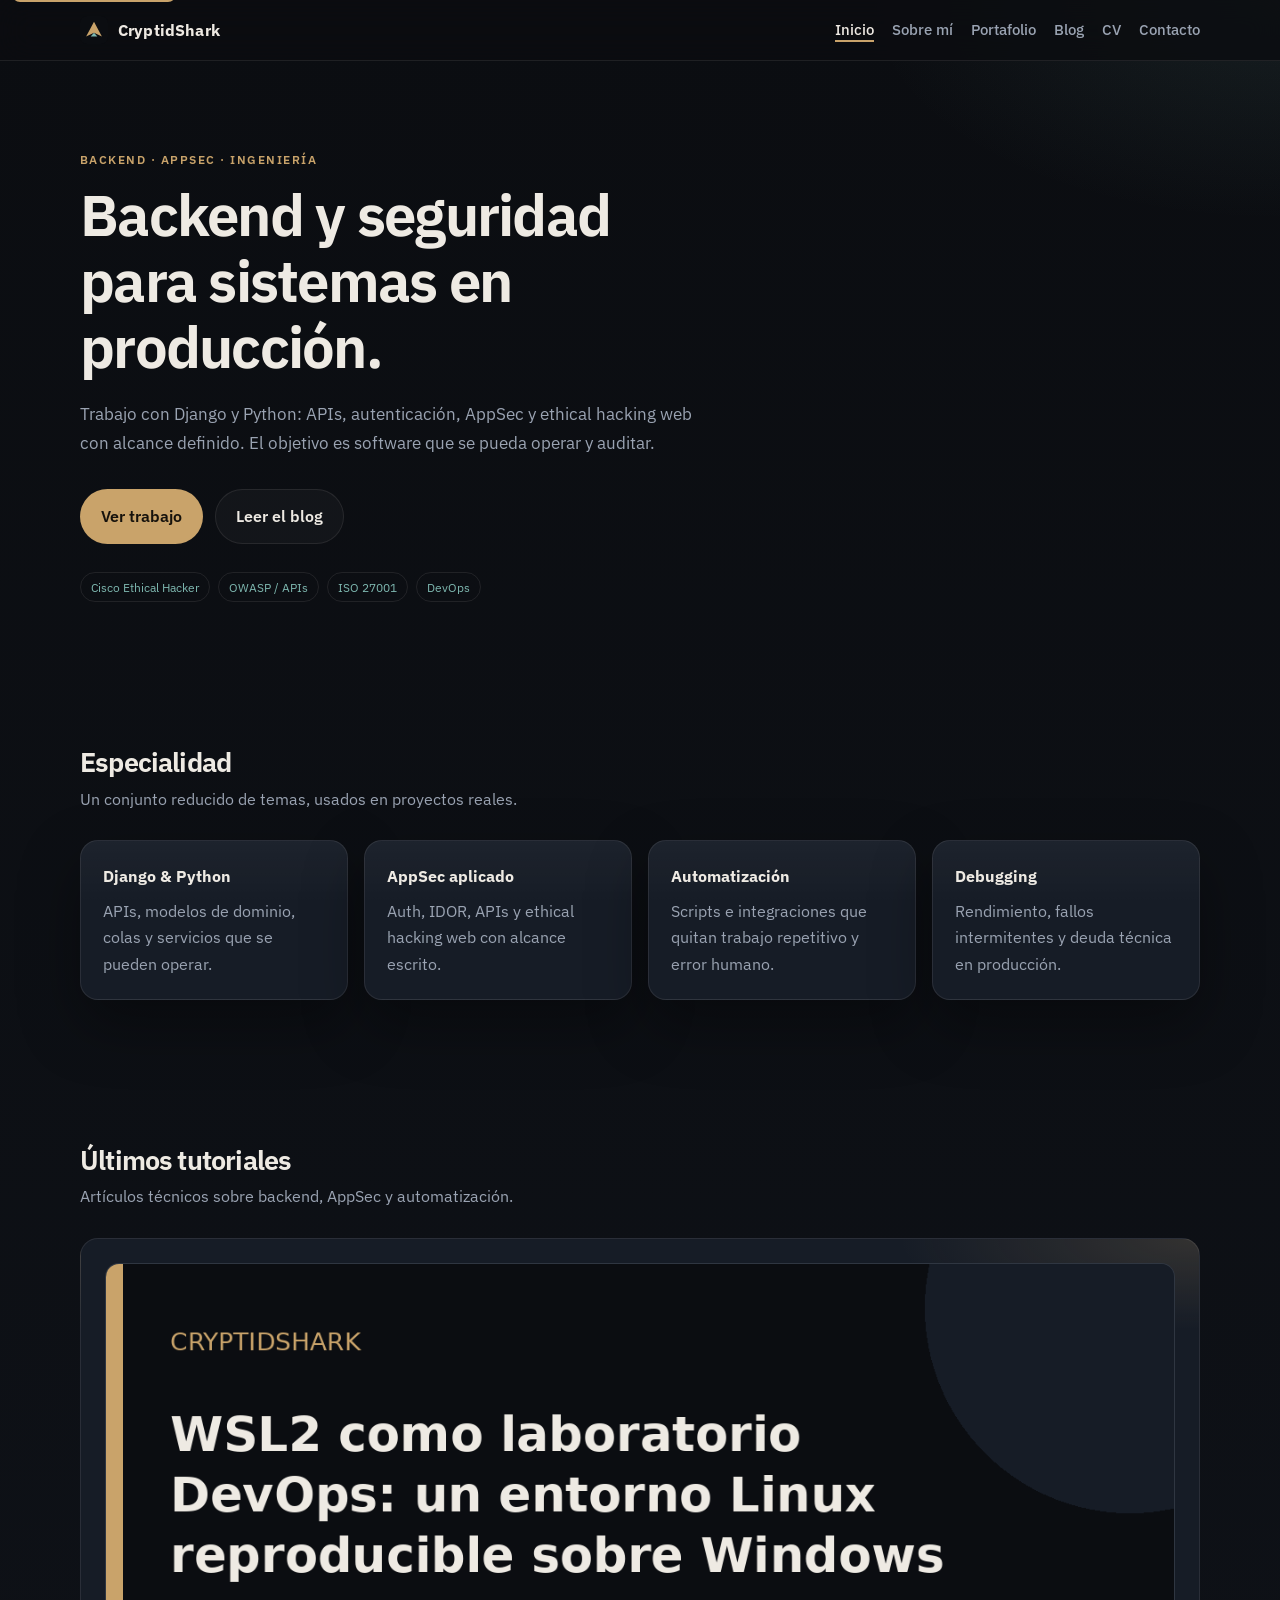
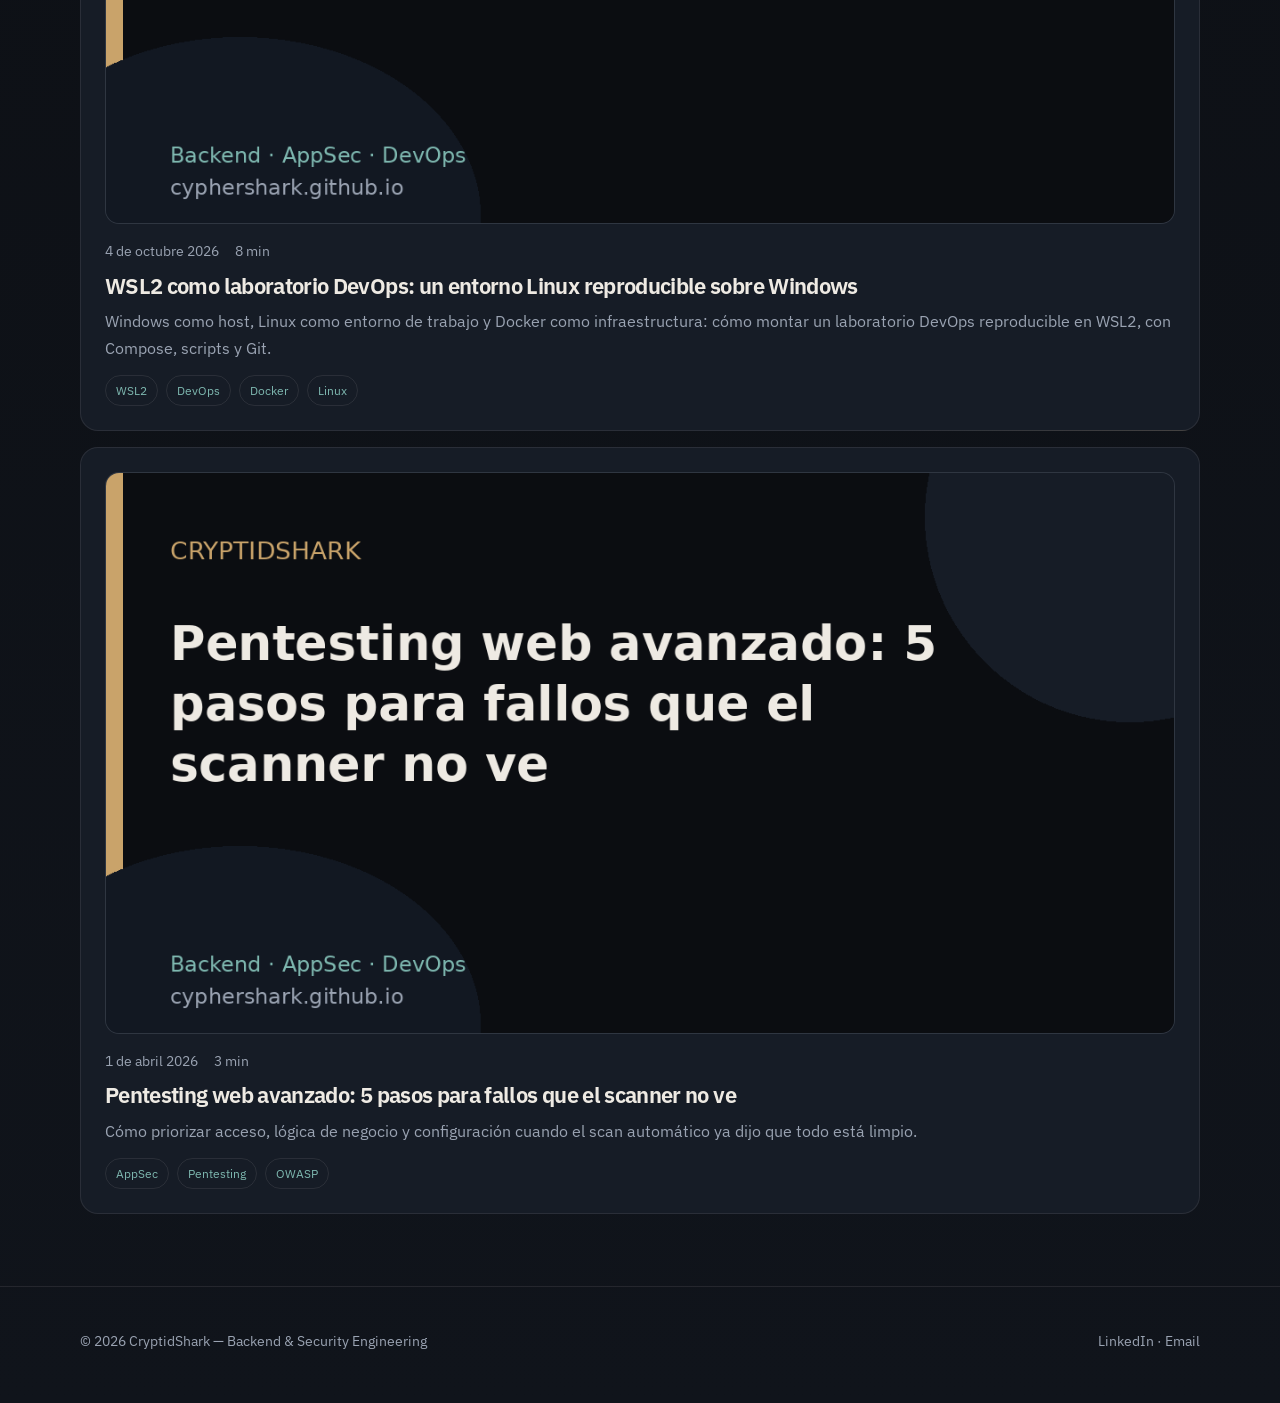
<file: index.html>
<!DOCTYPE html>
<html lang="es">
<head>
  <meta charset="UTF-8">
  <meta name="viewport" content="width=device-width, initial-scale=1.0">
  <title>CryptidShark | Backend & AppSec Engineer</title>
  <meta name="description" content="Anthony Renzo A. — Backend Engineer en Django y Python, AppSec y ciberseguridad aplicada. Auditorías, hardening y sistemas listos para producción.">
  <meta name="theme-color" content="#0b0d11">
  <link rel="canonical" href="https://cyphershark.github.io/">
  <meta property="og:title" content="CryptidShark | Backend & AppSec">
  <meta property="og:description" content="Backend Django/Python, AppSec y ethical hacking para sistemas en producción.">
  <meta property="og:type" content="website">
  <meta property="og:url" content="https://cyphershark.github.io/">
  <meta property="og:site_name" content="CryptidShark">
  <meta property="og:locale" content="es_ES">
  <meta property="og:image" content="https://cyphershark.github.io/assets/img/og/default.png">
  <meta property="og:image:secure_url" content="https://cyphershark.github.io/assets/img/og/default.png">
  <meta property="og:image:type" content="image/png">
  <meta property="og:image:width" content="1200">
  <meta property="og:image:height" content="630">
  <meta property="og:image:alt" content="CryptidShark">
  <meta name="twitter:card" content="summary_large_image">
  <meta name="twitter:title" content="CryptidShark | Backend & AppSec">
  <meta name="twitter:description" content="Backend Django/Python, AppSec y ethical hacking para sistemas en producción.">
  <meta name="twitter:image" content="https://cyphershark.github.io/assets/img/og/default.png">
  <link rel="icon" href="assets/img/favicon.svg" type="image/svg+xml">
  <link rel="preconnect" href="https://fonts.googleapis.com">
  <link rel="preconnect" href="https://fonts.gstatic.com" crossorigin>
  <link href="https://fonts.googleapis.com/css2?family=IBM+Plex+Mono:wght@400;500&family=IBM+Plex+Sans:wght@400;500;600;700&family=IBM+Plex+Serif:ital,wght@0,500;0,600;1,400&display=swap" rel="stylesheet">
  <link rel="stylesheet" href="assets/css/style.css">
  <script type="application/ld+json">
  {
    "@context": "https://schema.org",
    "@type": "Person",
    "name": "Anthony Renzo A.",
    "alternateName": "CryptidShark",
    "jobTitle": "Backend & AppSec Engineer",
    "url": "https://cyphershark.github.io/",
    "email": "mailto:anthonyr594@outlook.com",
    "sameAs": ["https://www.linkedin.com/in/anthony-renzo-a-06a599196"]
  }
  </script>
</head>
<body>
  <a class="skip-link" href="#contenido">Saltar al contenido</a>
  <header class="navbar">
    <div class="navbar-inner">
      <a class="brand" href="index.html">
        <img src="assets/img/favicon.svg" alt="">
        CryptidShark
      </a>
      <input id="nav-toggle" class="nav-toggle" type="checkbox" aria-hidden="true" tabindex="-1">
      <label class="nav-burger" for="nav-toggle" aria-label="Abrir menú"><span></span></label>
      <nav aria-label="Principal">
        <a class="is-active" href="index.html" aria-current="page">Inicio</a>
        <a href="about.html">Sobre mí</a>
        <a href="portfolio.html">Portafolio</a>
        <a href="blog.html">Blog</a>
        <a href="cv.html">CV</a>
        <a href="contact.html">Contacto</a>
      </nav>
    </div>
  </header>

  <main id="contenido">
    <section class="hero">
      <div class="wrap">
        <p class="eyebrow">Backend · AppSec · Ingeniería</p>
        <h1>Backend y seguridad para sistemas en producción.</h1>
        <p class="subtitle">
          Trabajo con Django y Python: APIs, autenticación, AppSec
          y ethical hacking web con alcance definido.
          El objetivo es software que se pueda operar y auditar.
        </p>
        <div class="cta-group">
          <a class="btn primary" href="portfolio.html">Ver trabajo</a>
          <a class="btn secondary" href="blog.html">Leer el blog</a>
        </div>
        <ul class="chips" style="margin-top: 28px">
          <li>Cisco Ethical Hacker</li>
          <li>OWASP / APIs</li>
          <li>ISO 27001</li>
          <li>DevOps</li>
        </ul>
      </div>
    </section>

    <section class="section">
      <div class="wrap">
        <h2>Especialidad</h2>
        <p class="section-intro">Un conjunto reducido de temas, usados en proyectos reales.</p>
        <div class="grid">
          <article class="card">
            <strong>Django & Python</strong>
            <p>APIs, modelos de dominio, colas y servicios que se pueden operar.</p>
          </article>
          <article class="card">
            <strong>AppSec aplicado</strong>
            <p>Auth, IDOR, APIs y ethical hacking web con alcance escrito.</p>
          </article>
          <article class="card">
            <strong>Automatización</strong>
            <p>Scripts e integraciones que quitan trabajo repetitivo y error humano.</p>
          </article>
          <article class="card">
            <strong>Debugging</strong>
            <p>Rendimiento, fallos intermitentes y deuda técnica en producción.</p>
          </article>
        </div>
      </div>
    </section>

    <section class="section">
      <div class="wrap">
        <h2>Últimos tutoriales</h2>
        <p class="section-intro">Artículos técnicos sobre backend, AppSec y automatización.</p>
        <!-- BLOG_LATEST:START -->
        <div class="post-list">
          <a class="post-card post-card--featured" href="blog/wsl2-laboratorio-devops.html"><img class="post-card-cover" src="assets/img/og/wsl2-laboratorio-devops.png" width="1200" height="630" alt=""><div class="post-card-meta"><time datetime="2026-10-04">4 de octubre 2026</time><span>8 min</span></div><h3>WSL2 como laboratorio DevOps: un entorno Linux reproducible sobre Windows</h3><p class="excerpt">Windows como host, Linux como entorno de trabajo y Docker como infraestructura: cómo montar un laboratorio DevOps reproducible en WSL2, con Compose, scripts y Git.</p><ul class="chips"><li>WSL2</li><li>DevOps</li><li>Docker</li><li>Linux</li></ul></a>
          <a class="post-card" href="blog/secure-django.html"><img class="post-card-cover" src="assets/img/og/secure-django.png" width="1200" height="630" alt=""><div class="post-card-meta"><time datetime="2026-04-01">1 de abril 2026</time><span>3 min</span></div><h3>Pentesting web avanzado: 5 pasos para fallos que el scanner no ve</h3><p class="excerpt">Cómo priorizar acceso, lógica de negocio y configuración cuando el scan automático ya dijo que todo está limpio.</p><ul class="chips"><li>AppSec</li><li>Pentesting</li><li>OWASP</li></ul></a>
        </div>
        <!-- BLOG_LATEST:END -->
      </div>
    </section>
  </main>

  <footer class="footer">
    <div class="footer-inner">
      <p>© 2026 CryptidShark — Backend & Security Engineering</p>
      <p>
        <a href="https://www.linkedin.com/in/anthony-renzo-a-06a599196" rel="me noopener noreferrer" target="_blank">LinkedIn</a>
        ·
        <a href="mailto:anthonyr594@outlook.com">Email</a>
      </p>
    </div>
  </footer>
</body>
</html>
</file>
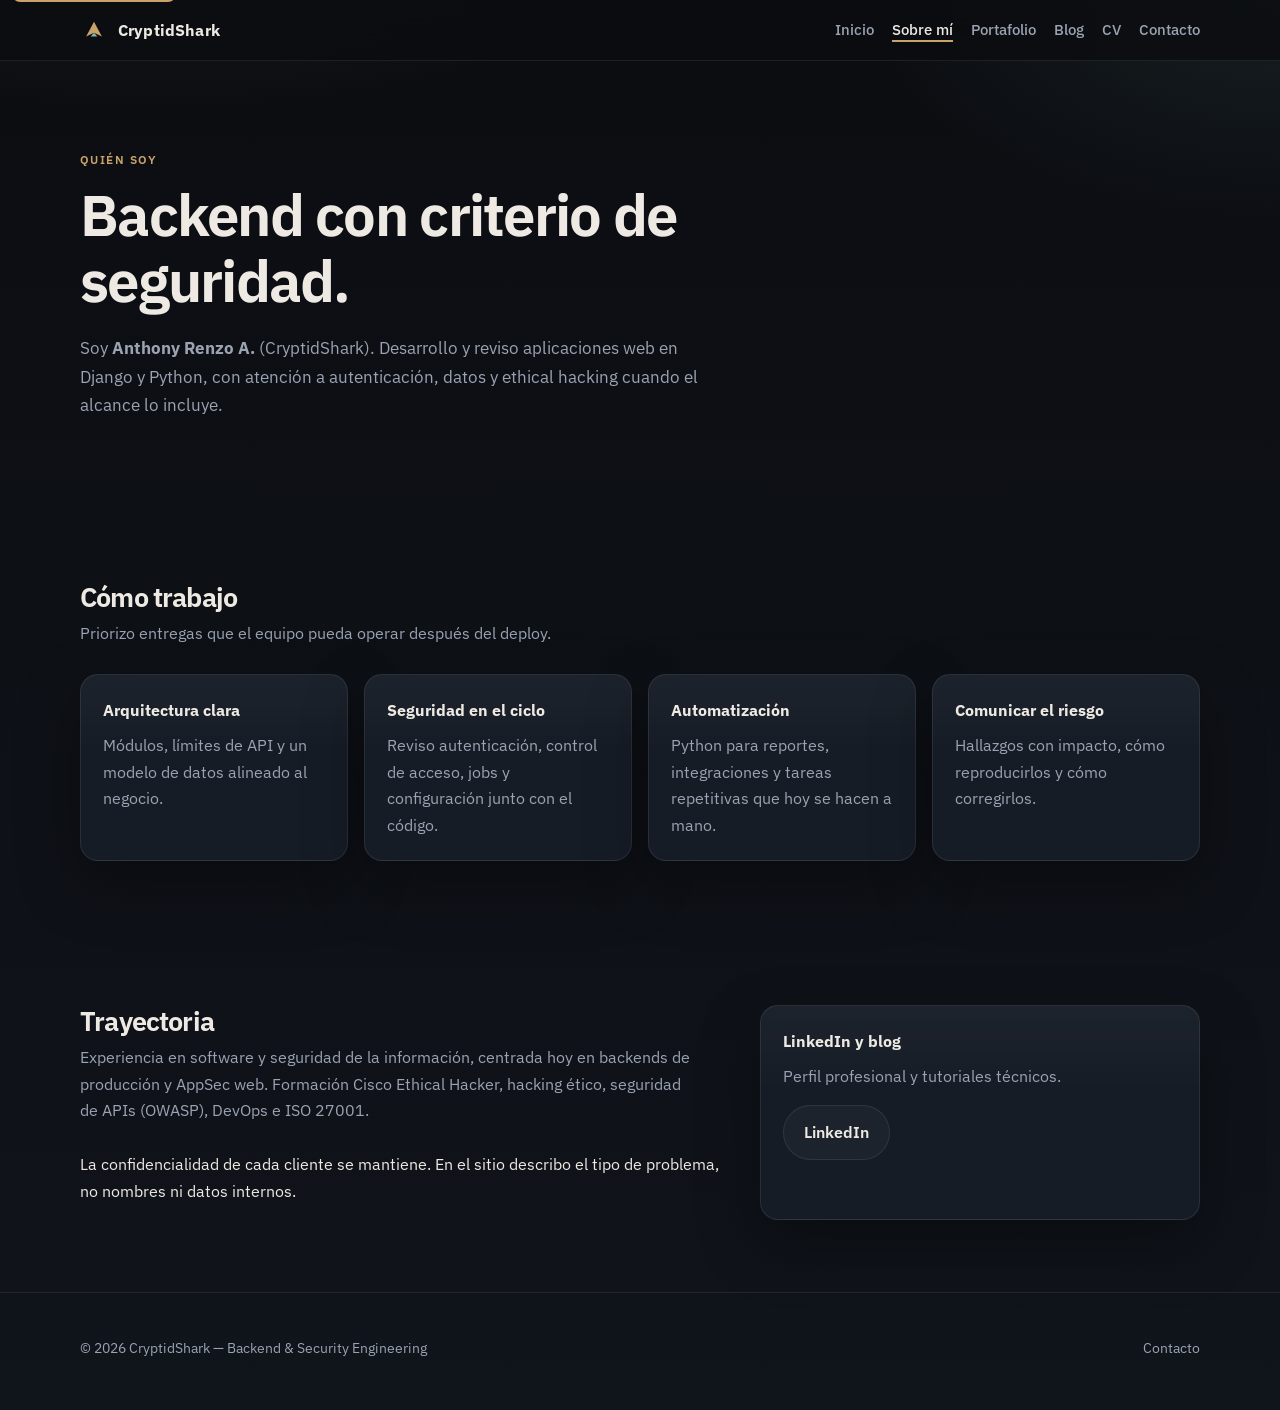
<file: about.html>
<!DOCTYPE html>
<html lang="es">
<head>
  <meta charset="UTF-8">
  <meta name="viewport" content="width=device-width, initial-scale=1.0">
  <title>Sobre mí | CryptidShark</title>
  <meta name="description" content="Anthony Renzo A. (CryptidShark): backend engineer y AppSec. Django, Python, auditoría y sistemas en producción.">
  <meta name="theme-color" content="#0b0d11">
  <link rel="canonical" href="https://cyphershark.github.io/about.html">
  <meta property="og:site_name" content="CryptidShark">
  <meta property="og:locale" content="es_ES">
  <meta property="og:title" content="Sobre mí | CryptidShark">
  <meta property="og:description" content="Anthony Renzo A.: backend Django/Python, AppSec y sistemas en producción.">
  <meta property="og:type" content="profile">
  <meta property="og:url" content="https://cyphershark.github.io/about.html">
  <meta property="og:image" content="https://cyphershark.github.io/assets/img/og/default.png">
  <meta property="og:image:width" content="1200">
  <meta property="og:image:height" content="630">
  <meta name="twitter:card" content="summary_large_image">
  <meta name="twitter:image" content="https://cyphershark.github.io/assets/img/og/default.png">
  <link rel="icon" href="assets/img/favicon.svg" type="image/svg+xml">
  <link rel="preconnect" href="https://fonts.googleapis.com">
  <link rel="preconnect" href="https://fonts.gstatic.com" crossorigin>
  <link href="https://fonts.googleapis.com/css2?family=IBM+Plex+Mono:wght@400;500&family=IBM+Plex+Sans:wght@400;500;600;700&family=IBM+Plex+Serif:ital,wght@0,500;0,600;1,400&display=swap" rel="stylesheet">
  <link rel="stylesheet" href="assets/css/style.css">
</head>
<body>
  <a class="skip-link" href="#contenido">Saltar al contenido</a>
  <header class="navbar">
    <div class="navbar-inner">
      <a class="brand" href="index.html">
        <img src="assets/img/favicon.svg" alt="">
        CryptidShark
      </a>
      <input id="nav-toggle" class="nav-toggle" type="checkbox" aria-hidden="true" tabindex="-1">
      <label class="nav-burger" for="nav-toggle" aria-label="Abrir menú"><span></span></label>
      <nav aria-label="Principal">
        <a href="index.html">Inicio</a>
        <a class="is-active" href="about.html" aria-current="page">Sobre mí</a>
        <a href="portfolio.html">Portafolio</a>
        <a href="blog.html">Blog</a>
        <a href="cv.html">CV</a>
        <a href="contact.html">Contacto</a>
      </nav>
    </div>
  </header>

  <main id="contenido">
    <section class="hero">
      <div class="wrap">
        <p class="eyebrow">Quién soy</p>
        <h1>Backend con criterio de seguridad.</h1>
        <p class="subtitle">
          Soy <strong>Anthony Renzo A.</strong> (CryptidShark). Desarrollo y reviso
          aplicaciones web en Django y Python, con atención a autenticación,
          datos y ethical hacking cuando el alcance lo incluye.
        </p>
      </div>
    </section>

    <section class="section">
      <div class="wrap">
        <h2>Cómo trabajo</h2>
        <p class="section-intro">Priorizo entregas que el equipo pueda operar después del deploy.</p>
        <div class="grid">
          <article class="card">
            <strong>Arquitectura clara</strong>
            <p>Módulos, límites de API y un modelo de datos alineado al negocio.</p>
          </article>
          <article class="card">
            <strong>Seguridad en el ciclo</strong>
            <p>Reviso autenticación, control de acceso, jobs y configuración junto con el código.</p>
          </article>
          <article class="card">
            <strong>Automatización</strong>
            <p>Python para reportes, integraciones y tareas repetitivas que hoy se hacen a mano.</p>
          </article>
          <article class="card">
            <strong>Comunicar el riesgo</strong>
            <p>Hallazgos con impacto, cómo reproducirlos y cómo corregirlos.</p>
          </article>
        </div>
      </div>
    </section>

    <section class="section">
      <div class="wrap split">
        <div>
          <h2>Trayectoria</h2>
          <p class="section-intro">
            Experiencia en software y seguridad de la información, centrada hoy
            en backends de producción y AppSec web. Formación Cisco Ethical Hacker,
            hacking ético, seguridad de APIs (OWASP), DevOps e ISO 27001.
          </p>
          <p>
            La confidencialidad de cada cliente se mantiene. En el sitio describo
            el tipo de problema, no nombres ni datos internos.
          </p>
        </div>
        <aside class="card">
          <strong>LinkedIn y blog</strong>
          <p>Perfil profesional y tutoriales técnicos.</p>
          <p style="margin-top:16px">
            <a class="btn secondary" href="https://www.linkedin.com/in/anthony-renzo-a-06a599196" rel="me noopener noreferrer" target="_blank">LinkedIn</a>
          </p>
        </aside>
      </div>
    </section>
  </main>

  <footer class="footer">
    <div class="footer-inner">
      <p>© 2026 CryptidShark — Backend & Security Engineering</p>
      <p><a href="contact.html">Contacto</a></p>
    </div>
  </footer>
</body>
</html>
</file>
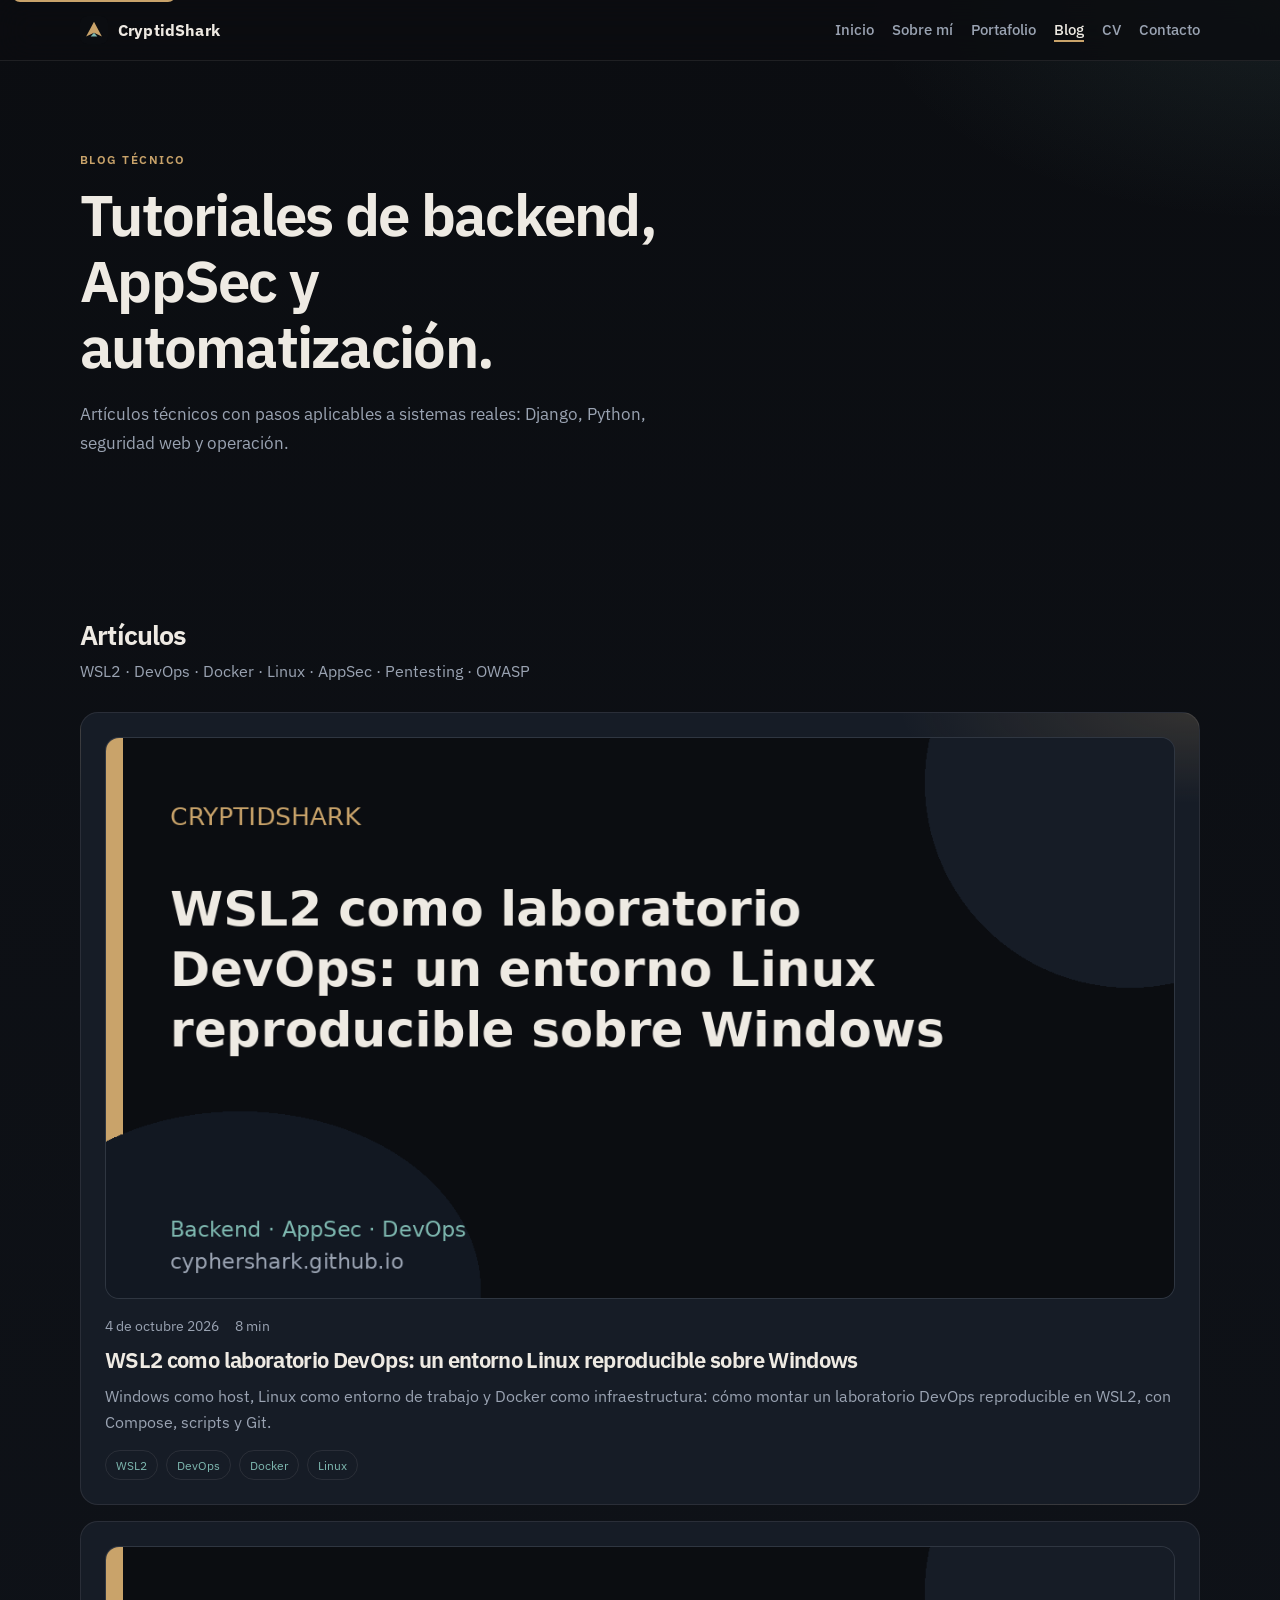
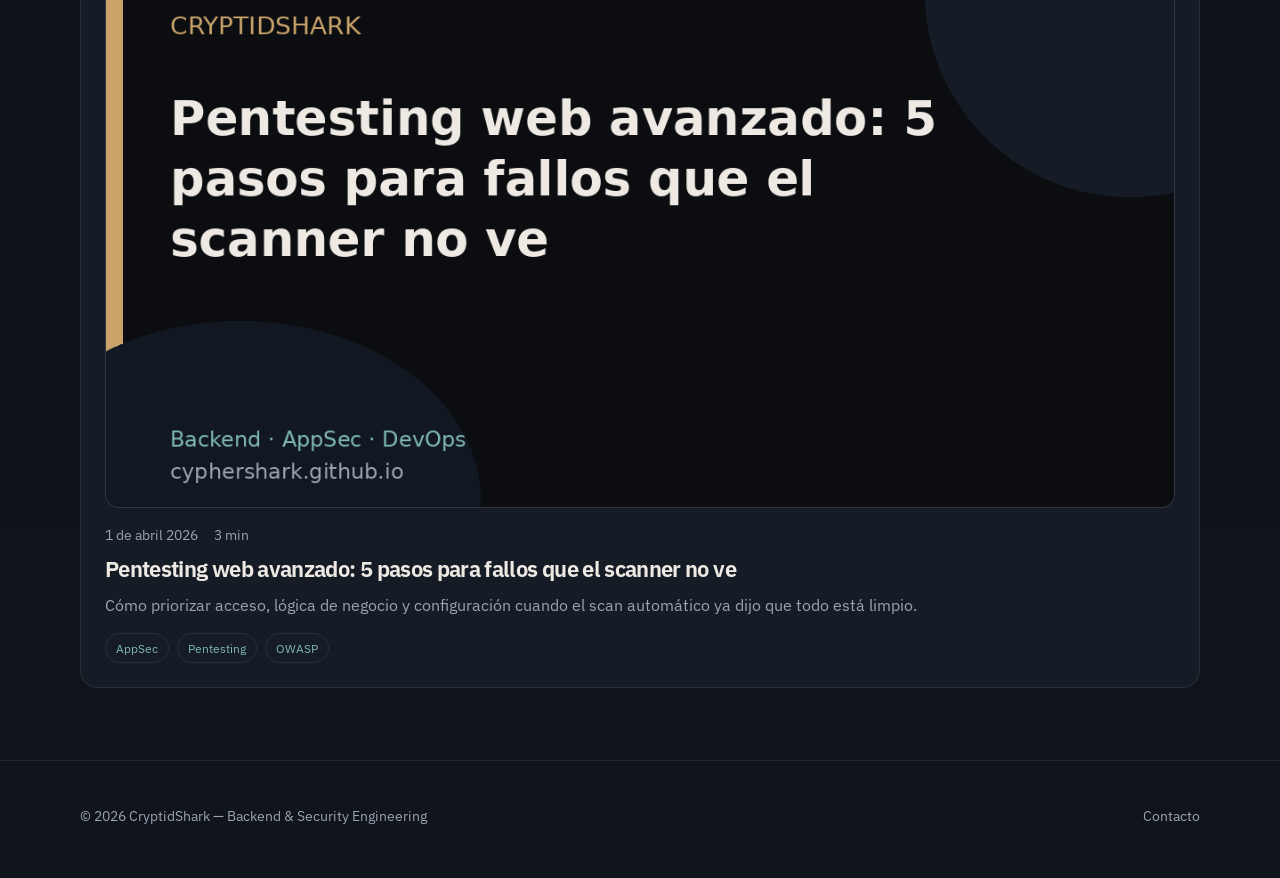
<file: blog.html>
<!DOCTYPE html>
<html lang="es">
<head>
  <meta charset="UTF-8">
  <meta name="viewport" content="width=device-width, initial-scale=1.0">
  <title>Blog | CryptidShark</title>
  <meta name="description" content="Tutoriales de backend, AppSec y automatización. Publicación programada desde el repo.">
  <meta name="theme-color" content="#0b0d11">
  <link rel="canonical" href="https://cyphershark.github.io/blog.html">
  <meta property="og:site_name" content="CryptidShark">
  <meta property="og:locale" content="es_ES">
  <meta property="og:title" content="Blog | CryptidShark">
  <meta property="og:description" content="Tutoriales de backend, AppSec y automatización.">
  <meta property="og:type" content="website">
  <meta property="og:url" content="https://cyphershark.github.io/blog.html">
  <meta property="og:image" content="https://cyphershark.github.io/assets/img/og/default.png">
  <meta property="og:image:secure_url" content="https://cyphershark.github.io/assets/img/og/default.png">
  <meta property="og:image:type" content="image/png">
  <meta property="og:image:width" content="1200">
  <meta property="og:image:height" content="630">
  <meta name="twitter:card" content="summary_large_image">
  <meta name="twitter:image" content="https://cyphershark.github.io/assets/img/og/default.png">
  <link rel="icon" href="assets/img/favicon.svg" type="image/svg+xml">
  <link rel="preconnect" href="https://fonts.googleapis.com">
  <link rel="preconnect" href="https://fonts.gstatic.com" crossorigin>
  <link href="https://fonts.googleapis.com/css2?family=IBM+Plex+Mono:wght@400;500&family=IBM+Plex+Sans:wght@400;500;600;700&family=IBM+Plex+Serif:ital,wght@0,500;0,600;1,400&display=swap" rel="stylesheet">
  <link rel="stylesheet" href="assets/css/style.css">
</head>
<body>
  <a class="skip-link" href="#contenido">Saltar al contenido</a>
  <header class="navbar">
    <div class="navbar-inner">
      <a class="brand" href="index.html">
        <img src="assets/img/favicon.svg" alt="">
        CryptidShark
      </a>
      <input id="nav-toggle" class="nav-toggle" type="checkbox" aria-hidden="true" tabindex="-1">
      <label class="nav-burger" for="nav-toggle" aria-label="Abrir menú"><span></span></label>
      <nav aria-label="Principal">
        <a href="index.html">Inicio</a>
        <a href="about.html">Sobre mí</a>
        <a href="portfolio.html">Portafolio</a>
        <a class="is-active" href="blog.html" aria-current="page">Blog</a>
        <a href="cv.html">CV</a>
        <a href="contact.html">Contacto</a>
      </nav>
    </div>
  </header>

  <main id="contenido">
    <section class="hero">
      <div class="wrap">
        <p class="eyebrow">Blog técnico</p>
        <h1>Tutoriales de backend, AppSec y automatización.</h1>
        <p class="subtitle">
          Artículos técnicos con pasos aplicables a sistemas reales:
          Django, Python, seguridad web y operación.
        </p>
      </div>
    </section>
    <section class="section">
      <div class="wrap">
        <h2>Artículos</h2>
        <p class="section-intro">WSL2 · DevOps · Docker · Linux · AppSec · Pentesting · OWASP</p>
        <div class="post-list">
          <a class="post-card post-card--featured" href="blog/wsl2-laboratorio-devops.html"><img class="post-card-cover" src="assets/img/og/wsl2-laboratorio-devops.png" width="1200" height="630" alt=""><div class="post-card-meta"><time datetime="2026-10-04">4 de octubre 2026</time><span>8 min</span></div><h3>WSL2 como laboratorio DevOps: un entorno Linux reproducible sobre Windows</h3><p class="excerpt">Windows como host, Linux como entorno de trabajo y Docker como infraestructura: cómo montar un laboratorio DevOps reproducible en WSL2, con Compose, scripts y Git.</p><ul class="chips"><li>WSL2</li><li>DevOps</li><li>Docker</li><li>Linux</li></ul></a>
          <a class="post-card" href="blog/secure-django.html"><img class="post-card-cover" src="assets/img/og/secure-django.png" width="1200" height="630" alt=""><div class="post-card-meta"><time datetime="2026-04-01">1 de abril 2026</time><span>3 min</span></div><h3>Pentesting web avanzado: 5 pasos para fallos que el scanner no ve</h3><p class="excerpt">Cómo priorizar acceso, lógica de negocio y configuración cuando el scan automático ya dijo que todo está limpio.</p><ul class="chips"><li>AppSec</li><li>Pentesting</li><li>OWASP</li></ul></a>
        </div>
      </div>
    </section>
  </main>

  <footer class="footer">
    <div class="footer-inner">
      <p>© 2026 CryptidShark — Backend & Security Engineering</p>
      <p><a href="contact.html">Contacto</a></p>
    </div>
  </footer>
</body>
</html>
</file>
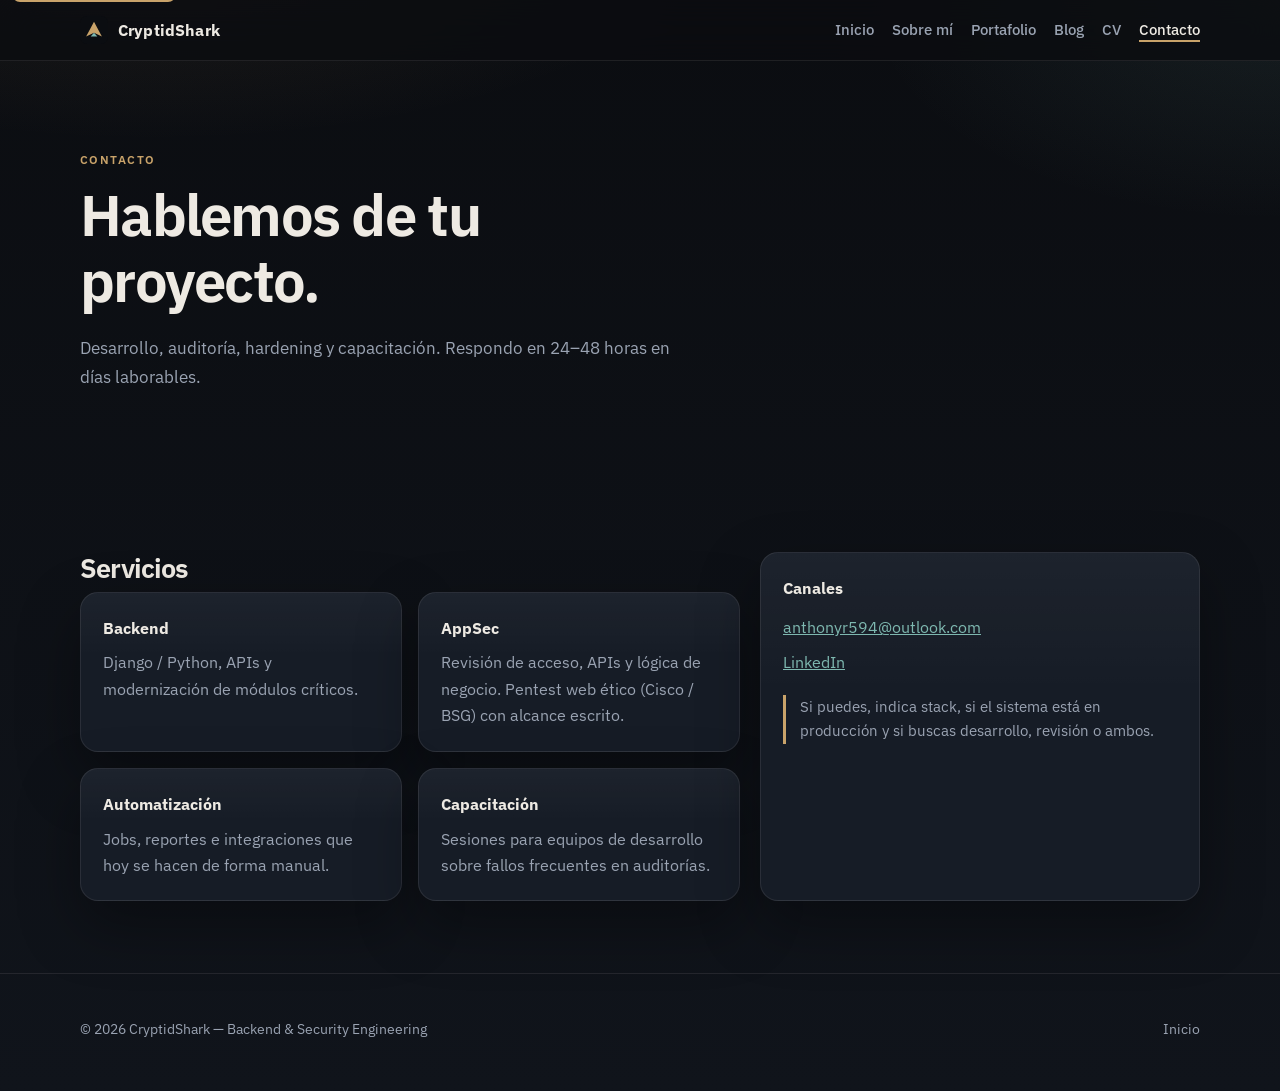
<file: contact.html>
<!DOCTYPE html>
<html lang="es">
<head>
  <meta charset="UTF-8">
  <meta name="viewport" content="width=device-width, initial-scale=1.0">
  <title>Contacto | CryptidShark</title>
  <meta name="description" content="Contacto para desarrollo backend, auditorías AppSec y capacitación técnica.">
  <meta name="theme-color" content="#0b0d11">
  <link rel="canonical" href="https://cyphershark.github.io/contact.html">
  <meta property="og:site_name" content="CryptidShark">
  <meta property="og:locale" content="es_ES">
  <meta property="og:title" content="Contacto | CryptidShark">
  <meta property="og:description" content="Desarrollo backend, auditorías AppSec y capacitación técnica.">
  <meta property="og:type" content="website">
  <meta property="og:url" content="https://cyphershark.github.io/contact.html">
  <meta property="og:image" content="https://cyphershark.github.io/assets/img/og/default.png">
  <meta property="og:image:width" content="1200">
  <meta property="og:image:height" content="630">
  <meta name="twitter:card" content="summary_large_image">
  <meta name="twitter:image" content="https://cyphershark.github.io/assets/img/og/default.png">
  <link rel="icon" href="assets/img/favicon.svg" type="image/svg+xml">
  <link rel="preconnect" href="https://fonts.googleapis.com">
  <link rel="preconnect" href="https://fonts.gstatic.com" crossorigin>
  <link href="https://fonts.googleapis.com/css2?family=IBM+Plex+Mono:wght@400;500&family=IBM+Plex+Sans:wght@400;500;600;700&family=IBM+Plex+Serif:ital,wght@0,500;0,600;1,400&display=swap" rel="stylesheet">
  <link rel="stylesheet" href="assets/css/style.css">
</head>
<body>
  <a class="skip-link" href="#contenido">Saltar al contenido</a>
  <header class="navbar">
    <div class="navbar-inner">
      <a class="brand" href="index.html">
        <img src="assets/img/favicon.svg" alt="">
        CryptidShark
      </a>
      <input id="nav-toggle" class="nav-toggle" type="checkbox" aria-hidden="true" tabindex="-1">
      <label class="nav-burger" for="nav-toggle" aria-label="Abrir menú"><span></span></label>
      <nav aria-label="Principal">
        <a href="index.html">Inicio</a>
        <a href="about.html">Sobre mí</a>
        <a href="portfolio.html">Portafolio</a>
        <a href="blog.html">Blog</a>
        <a href="cv.html">CV</a>
        <a class="is-active" href="contact.html" aria-current="page">Contacto</a>
      </nav>
    </div>
  </header>

  <main id="contenido">
    <section class="hero">
      <div class="wrap">
        <p class="eyebrow">Contacto</p>
        <h1>Hablemos de tu proyecto.</h1>
        <p class="subtitle">
          Desarrollo, auditoría, hardening y capacitación.
          Respondo en 24–48 horas en días laborables.
        </p>
      </div>
    </section>

    <section class="section">
      <div class="wrap contact-grid">
        <div>
          <h2>Servicios</h2>
          <div class="grid">
            <article class="card"><strong>Backend</strong><p>Django / Python, APIs y modernización de módulos críticos.</p></article>
            <article class="card"><strong>AppSec</strong><p>Revisión de acceso, APIs y lógica de negocio. Pentest web ético (Cisco / BSG) con alcance escrito.</p></article>
            <article class="card"><strong>Automatización</strong><p>Jobs, reportes e integraciones que hoy se hacen de forma manual.</p></article>
            <article class="card"><strong>Capacitación</strong><p>Sesiones para equipos de desarrollo sobre fallos frecuentes en auditorías.</p></article>
          </div>
        </div>
        <aside class="card">
          <strong>Canales</strong>
          <p style="margin: 12px 0 8px"><a href="mailto:anthonyr594@outlook.com">anthonyr594@outlook.com</a></p>
          <p><a href="https://www.linkedin.com/in/anthony-renzo-a-06a599196" rel="me noopener noreferrer" target="_blank">LinkedIn</a></p>
          <p class="note" style="margin-top: 20px">Si puedes, indica stack, si el sistema está en producción y si buscas desarrollo, revisión o ambos.</p>
        </aside>
      </div>
    </section>
  </main>

  <footer class="footer">
    <div class="footer-inner">
      <p>© 2026 CryptidShark — Backend & Security Engineering</p>
      <p><a href="index.html">Inicio</a></p>
    </div>
  </footer>
</body>
</html>
</file>
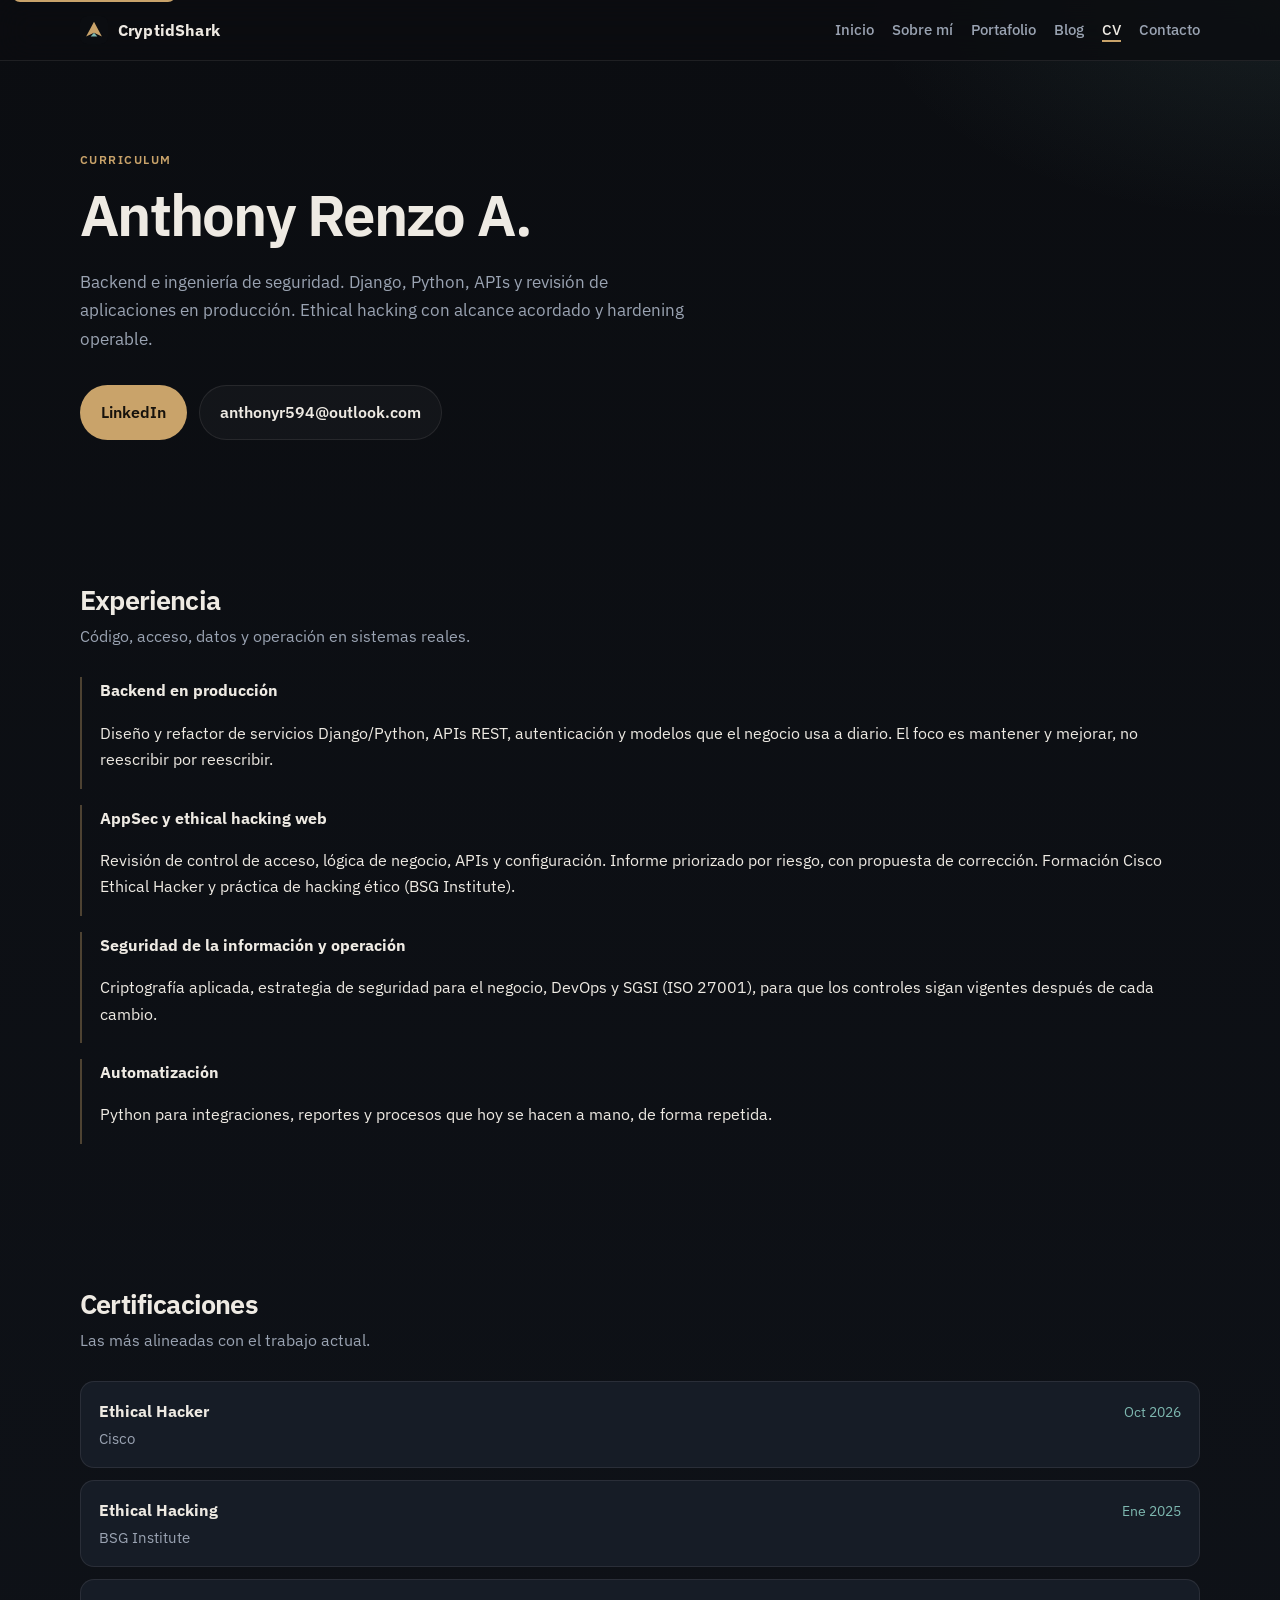
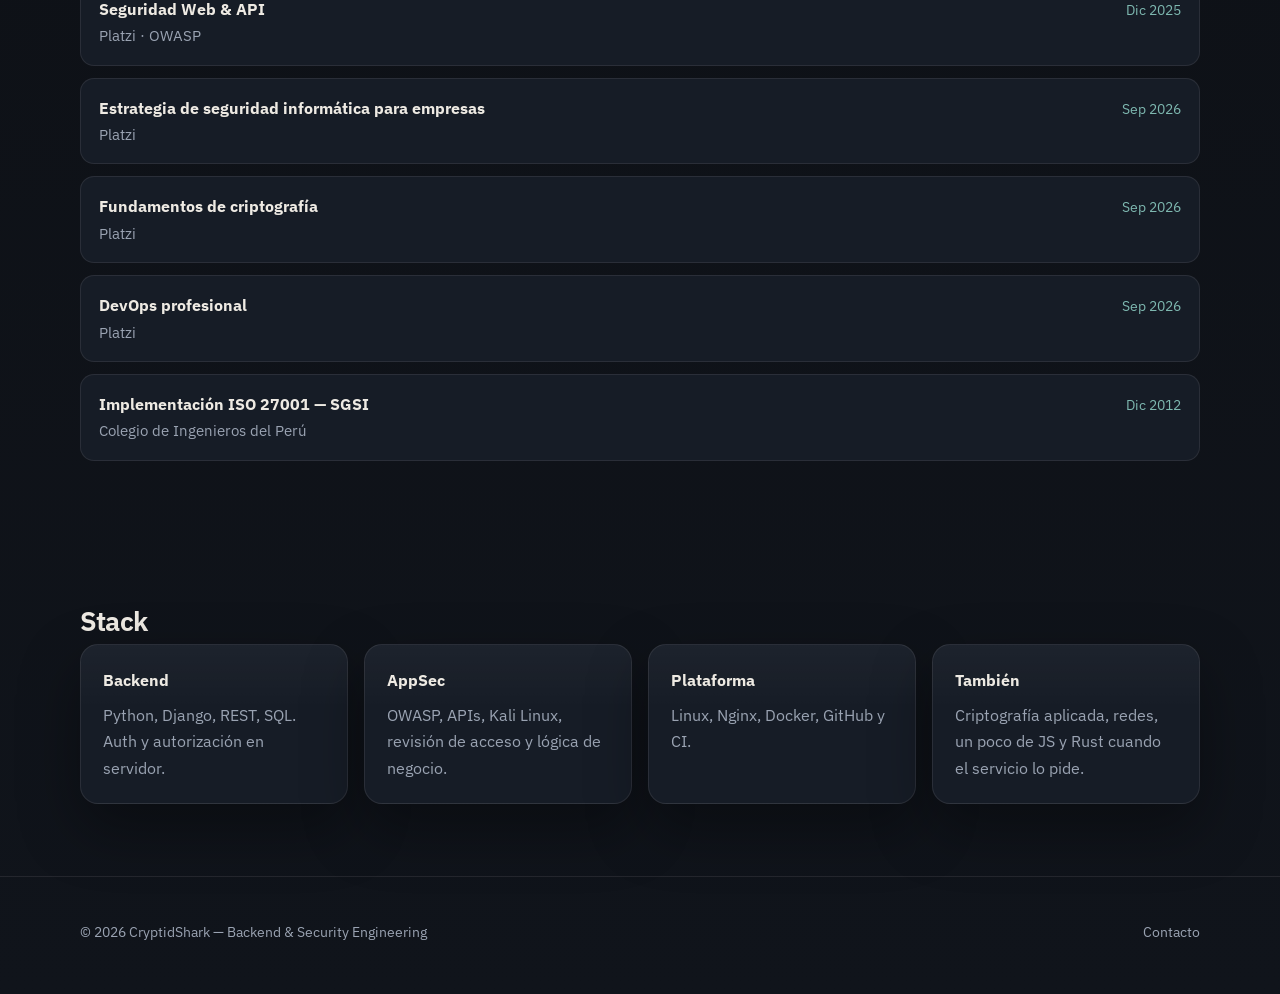
<file: cv.html>
<!DOCTYPE html>
<html lang="es">
<head>
  <meta charset="UTF-8">
  <meta name="viewport" content="width=device-width, initial-scale=1.0">
  <title>CV | CryptidShark</title>
  <meta name="description" content="Anthony Renzo A. — backend Django/Python, AppSec y ethical hacking. Experiencia en producción, no un listado de cursos.">
  <meta name="theme-color" content="#0b0d11">
  <link rel="canonical" href="https://cyphershark.github.io/cv.html">
  <meta property="og:site_name" content="CryptidShark">
  <meta property="og:locale" content="es_ES">
  <meta property="og:title" content="CV | CryptidShark">
  <meta property="og:description" content="Anthony Renzo A. — backend Django/Python, AppSec y ethical hacking.">
  <meta property="og:type" content="profile">
  <meta property="og:url" content="https://cyphershark.github.io/cv.html">
  <meta property="og:image" content="https://cyphershark.github.io/assets/img/og/default.png">
  <meta property="og:image:width" content="1200">
  <meta property="og:image:height" content="630">
  <meta name="twitter:card" content="summary_large_image">
  <meta name="twitter:image" content="https://cyphershark.github.io/assets/img/og/default.png">
  <link rel="icon" href="assets/img/favicon.svg" type="image/svg+xml">
  <link rel="preconnect" href="https://fonts.googleapis.com">
  <link rel="preconnect" href="https://fonts.gstatic.com" crossorigin>
  <link href="https://fonts.googleapis.com/css2?family=IBM+Plex+Mono:wght@400;500&family=IBM+Plex+Sans:wght@400;500;600;700&family=IBM+Plex+Serif:ital,wght@0,500;0,600;1,400&display=swap" rel="stylesheet">
  <link rel="stylesheet" href="assets/css/style.css">
</head>
<body>
  <a class="skip-link" href="#contenido">Saltar al contenido</a>
  <header class="navbar">
    <div class="navbar-inner">
      <a class="brand" href="index.html">
        <img src="assets/img/favicon.svg" alt="">
        CryptidShark
      </a>
      <input id="nav-toggle" class="nav-toggle" type="checkbox" aria-hidden="true" tabindex="-1">
      <label class="nav-burger" for="nav-toggle" aria-label="Abrir menú"><span></span></label>
      <nav aria-label="Principal">
        <a href="index.html">Inicio</a>
        <a href="about.html">Sobre mí</a>
        <a href="portfolio.html">Portafolio</a>
        <a href="blog.html">Blog</a>
        <a class="is-active" href="cv.html" aria-current="page">CV</a>
        <a href="contact.html">Contacto</a>
      </nav>
    </div>
  </header>

  <main id="contenido">
    <section class="hero">
      <div class="wrap">
        <p class="eyebrow">Curriculum</p>
        <h1>Anthony Renzo A.</h1>
        <p class="subtitle">
          Backend e ingeniería de seguridad. Django, Python, APIs
          y revisión de aplicaciones en producción.
          Ethical hacking con alcance acordado y hardening operable.
        </p>
        <div class="cta-group">
          <a class="btn primary" href="https://www.linkedin.com/in/anthony-renzo-a-06a599196" rel="me noopener noreferrer" target="_blank">LinkedIn</a>
          <a class="btn secondary" href="mailto:anthonyr594@outlook.com">anthonyr594@outlook.com</a>
        </div>
      </div>
    </section>

    <section class="section">
      <div class="wrap">
        <h2>Experiencia</h2>
        <p class="section-intro">Código, acceso, datos y operación en sistemas reales.</p>
        <div class="timeline">
          <article>
            <strong>Backend en producción</strong>
            <p>Diseño y refactor de servicios Django/Python, APIs REST, autenticación y modelos que el negocio usa a diario. El foco es mantener y mejorar, no reescribir por reescribir.</p>
          </article>
          <article>
            <strong>AppSec y ethical hacking web</strong>
            <p>Revisión de control de acceso, lógica de negocio, APIs y configuración. Informe priorizado por riesgo, con propuesta de corrección. Formación Cisco Ethical Hacker y práctica de hacking ético (BSG Institute).</p>
          </article>
          <article>
            <strong>Seguridad de la información y operación</strong>
            <p>Criptografía aplicada, estrategia de seguridad para el negocio, DevOps y SGSI (ISO 27001), para que los controles sigan vigentes después de cada cambio.</p>
          </article>
          <article>
            <strong>Automatización</strong>
            <p>Python para integraciones, reportes y procesos que hoy se hacen a mano, de forma repetida.</p>
          </article>
        </div>
      </div>
    </section>

    <section class="section">
      <div class="wrap">
        <h2>Certificaciones</h2>
        <p class="section-intro">Las más alineadas con el trabajo actual.</p>
        <div class="creds">
          <article class="cred">
            <div>
              <strong>Ethical Hacker</strong>
              <span class="issuer">Cisco</span>
            </div>
            <time datetime="2026-10">Oct 2026</time>
          </article>
          <article class="cred">
            <div>
              <strong>Ethical Hacking</strong>
              <span class="issuer">BSG Institute</span>
            </div>
            <time datetime="2025-01">Ene 2025</time>
          </article>
          <article class="cred">
            <div>
              <strong>Seguridad Web &amp; API</strong>
              <span class="issuer">Platzi · OWASP</span>
            </div>
            <time datetime="2025-12">Dic 2025</time>
          </article>
          <article class="cred">
            <div>
              <strong>Estrategia de seguridad informática para empresas</strong>
              <span class="issuer">Platzi</span>
            </div>
            <time datetime="2026-09">Sep 2026</time>
          </article>
          <article class="cred">
            <div>
              <strong>Fundamentos de criptografía</strong>
              <span class="issuer">Platzi</span>
            </div>
            <time datetime="2026-09">Sep 2026</time>
          </article>
          <article class="cred">
            <div>
              <strong>DevOps profesional</strong>
              <span class="issuer">Platzi</span>
            </div>
            <time datetime="2026-09">Sep 2026</time>
          </article>
          <article class="cred">
            <div>
              <strong>Implementación ISO 27001 — SGSI</strong>
              <span class="issuer">Colegio de Ingenieros del Perú</span>
            </div>
            <time datetime="2012-12">Dic 2012</time>
          </article>
        </div>
      </div>
    </section>

    <section class="section">
      <div class="wrap">
        <h2>Stack</h2>
        <div class="grid">
          <article class="card"><strong>Backend</strong><p>Python, Django, REST, SQL. Auth y autorización en servidor.</p></article>
          <article class="card"><strong>AppSec</strong><p>OWASP, APIs, Kali Linux, revisión de acceso y lógica de negocio.</p></article>
          <article class="card"><strong>Plataforma</strong><p>Linux, Nginx, Docker, GitHub y CI.</p></article>
          <article class="card"><strong>También</strong><p>Criptografía aplicada, redes, un poco de JS y Rust cuando el servicio lo pide.</p></article>
        </div>
      </div>
    </section>
  </main>

  <footer class="footer">
    <div class="footer-inner">
      <p>© 2026 CryptidShark — Backend & Security Engineering</p>
      <p><a href="contact.html">Contacto</a></p>
    </div>
  </footer>
</body>
</html>
</file>
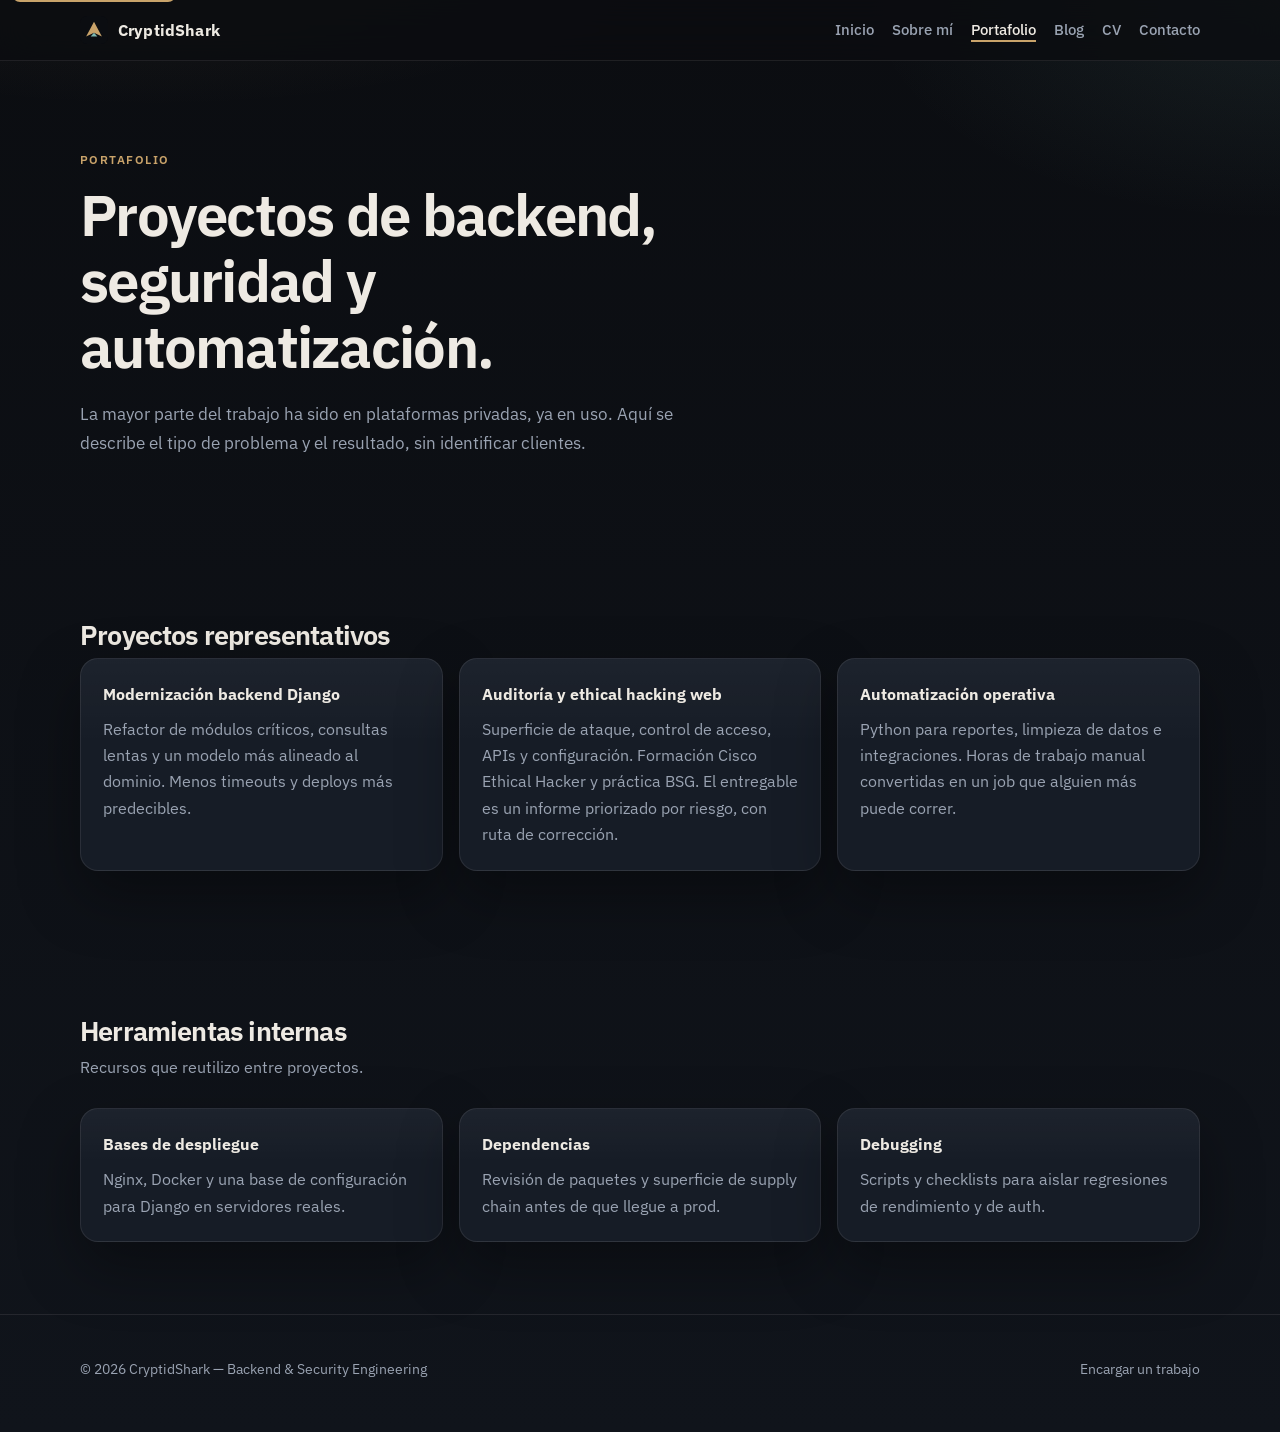
<file: portfolio.html>
<!DOCTYPE html>
<html lang="es">
<head>
  <meta charset="UTF-8">
  <meta name="viewport" content="width=device-width, initial-scale=1.0">
  <title>Portafolio | CryptidShark</title>
  <meta name="description" content="Case studies privados: modernización Django, auditorías web y automatización operativa.">
  <meta name="theme-color" content="#0b0d11">
  <link rel="canonical" href="https://cyphershark.github.io/portfolio.html">
  <meta property="og:site_name" content="CryptidShark">
  <meta property="og:locale" content="es_ES">
  <meta property="og:title" content="Portafolio | CryptidShark">
  <meta property="og:description" content="Proyectos de backend Django, AppSec y automatización.">
  <meta property="og:type" content="website">
  <meta property="og:url" content="https://cyphershark.github.io/portfolio.html">
  <meta property="og:image" content="https://cyphershark.github.io/assets/img/og/default.png">
  <meta property="og:image:width" content="1200">
  <meta property="og:image:height" content="630">
  <meta name="twitter:card" content="summary_large_image">
  <meta name="twitter:image" content="https://cyphershark.github.io/assets/img/og/default.png">
  <link rel="icon" href="assets/img/favicon.svg" type="image/svg+xml">
  <link rel="preconnect" href="https://fonts.googleapis.com">
  <link rel="preconnect" href="https://fonts.gstatic.com" crossorigin>
  <link href="https://fonts.googleapis.com/css2?family=IBM+Plex+Mono:wght@400;500&family=IBM+Plex+Sans:wght@400;500;600;700&family=IBM+Plex+Serif:ital,wght@0,500;0,600;1,400&display=swap" rel="stylesheet">
  <link rel="stylesheet" href="assets/css/style.css">
</head>
<body>
  <a class="skip-link" href="#contenido">Saltar al contenido</a>
  <header class="navbar">
    <div class="navbar-inner">
      <a class="brand" href="index.html">
        <img src="assets/img/favicon.svg" alt="">
        CryptidShark
      </a>
      <input id="nav-toggle" class="nav-toggle" type="checkbox" aria-hidden="true" tabindex="-1">
      <label class="nav-burger" for="nav-toggle" aria-label="Abrir menú"><span></span></label>
      <nav aria-label="Principal">
        <a href="index.html">Inicio</a>
        <a href="about.html">Sobre mí</a>
        <a class="is-active" href="portfolio.html" aria-current="page">Portafolio</a>
        <a href="blog.html">Blog</a>
        <a href="cv.html">CV</a>
        <a href="contact.html">Contacto</a>
      </nav>
    </div>
  </header>

  <main id="contenido">
    <section class="hero">
      <div class="wrap">
        <p class="eyebrow">Portafolio</p>
        <h1>Proyectos de backend, seguridad y automatización.</h1>
        <p class="subtitle">
          La mayor parte del trabajo ha sido en plataformas privadas, ya en uso.
          Aquí se describe el tipo de problema y el resultado, sin identificar clientes.
        </p>
      </div>
    </section>

    <section class="section">
      <div class="wrap">
        <h2>Proyectos representativos</h2>
        <div class="grid">
          <article class="card">
            <strong>Modernización backend Django</strong>
            <p>Refactor de módulos críticos, consultas lentas y un modelo más alineado al dominio. Menos timeouts y deploys más predecibles.</p>
          </article>
          <article class="card">
            <strong>Auditoría y ethical hacking web</strong>
            <p>Superficie de ataque, control de acceso, APIs y configuración. Formación Cisco Ethical Hacker y práctica BSG. El entregable es un informe priorizado por riesgo, con ruta de corrección.</p>
          </article>
          <article class="card">
            <strong>Automatización operativa</strong>
            <p>Python para reportes, limpieza de datos e integraciones. Horas de trabajo manual convertidas en un job que alguien más puede correr.</p>
          </article>
        </div>
      </div>
    </section>

    <section class="section">
      <div class="wrap">
        <h2>Herramientas internas</h2>
        <p class="section-intro">Recursos que reutilizo entre proyectos.</p>
        <div class="grid">
          <article class="card">
            <strong>Bases de despliegue</strong>
            <p>Nginx, Docker y una base de configuración para Django en servidores reales.</p>
          </article>
          <article class="card">
            <strong>Dependencias</strong>
            <p>Revisión de paquetes y superficie de supply chain antes de que llegue a prod.</p>
          </article>
          <article class="card">
            <strong>Debugging</strong>
            <p>Scripts y checklists para aislar regresiones de rendimiento y de auth.</p>
          </article>
        </div>
      </div>
    </section>
  </main>

  <footer class="footer">
    <div class="footer-inner">
      <p>© 2026 CryptidShark — Backend & Security Engineering</p>
      <p><a href="contact.html">Encargar un trabajo</a></p>
    </div>
  </footer>
</body>
</html>
</file>
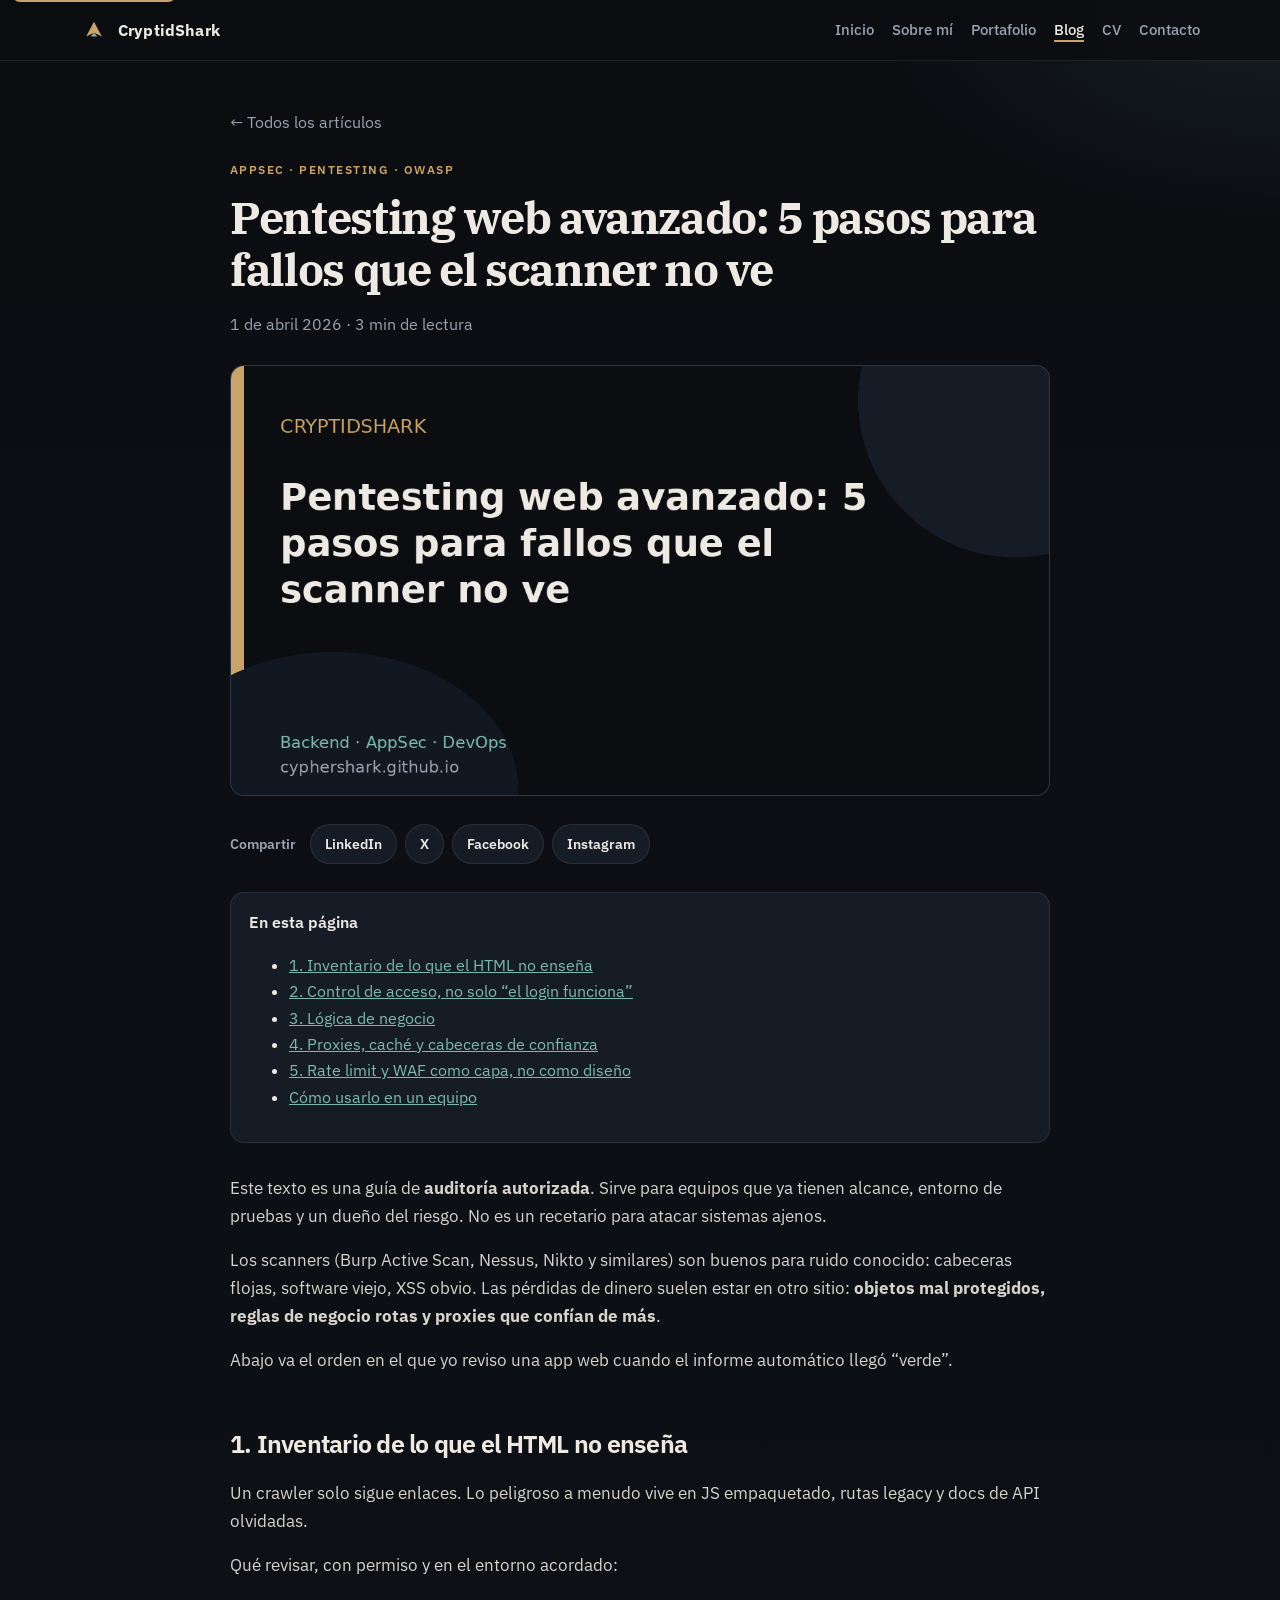
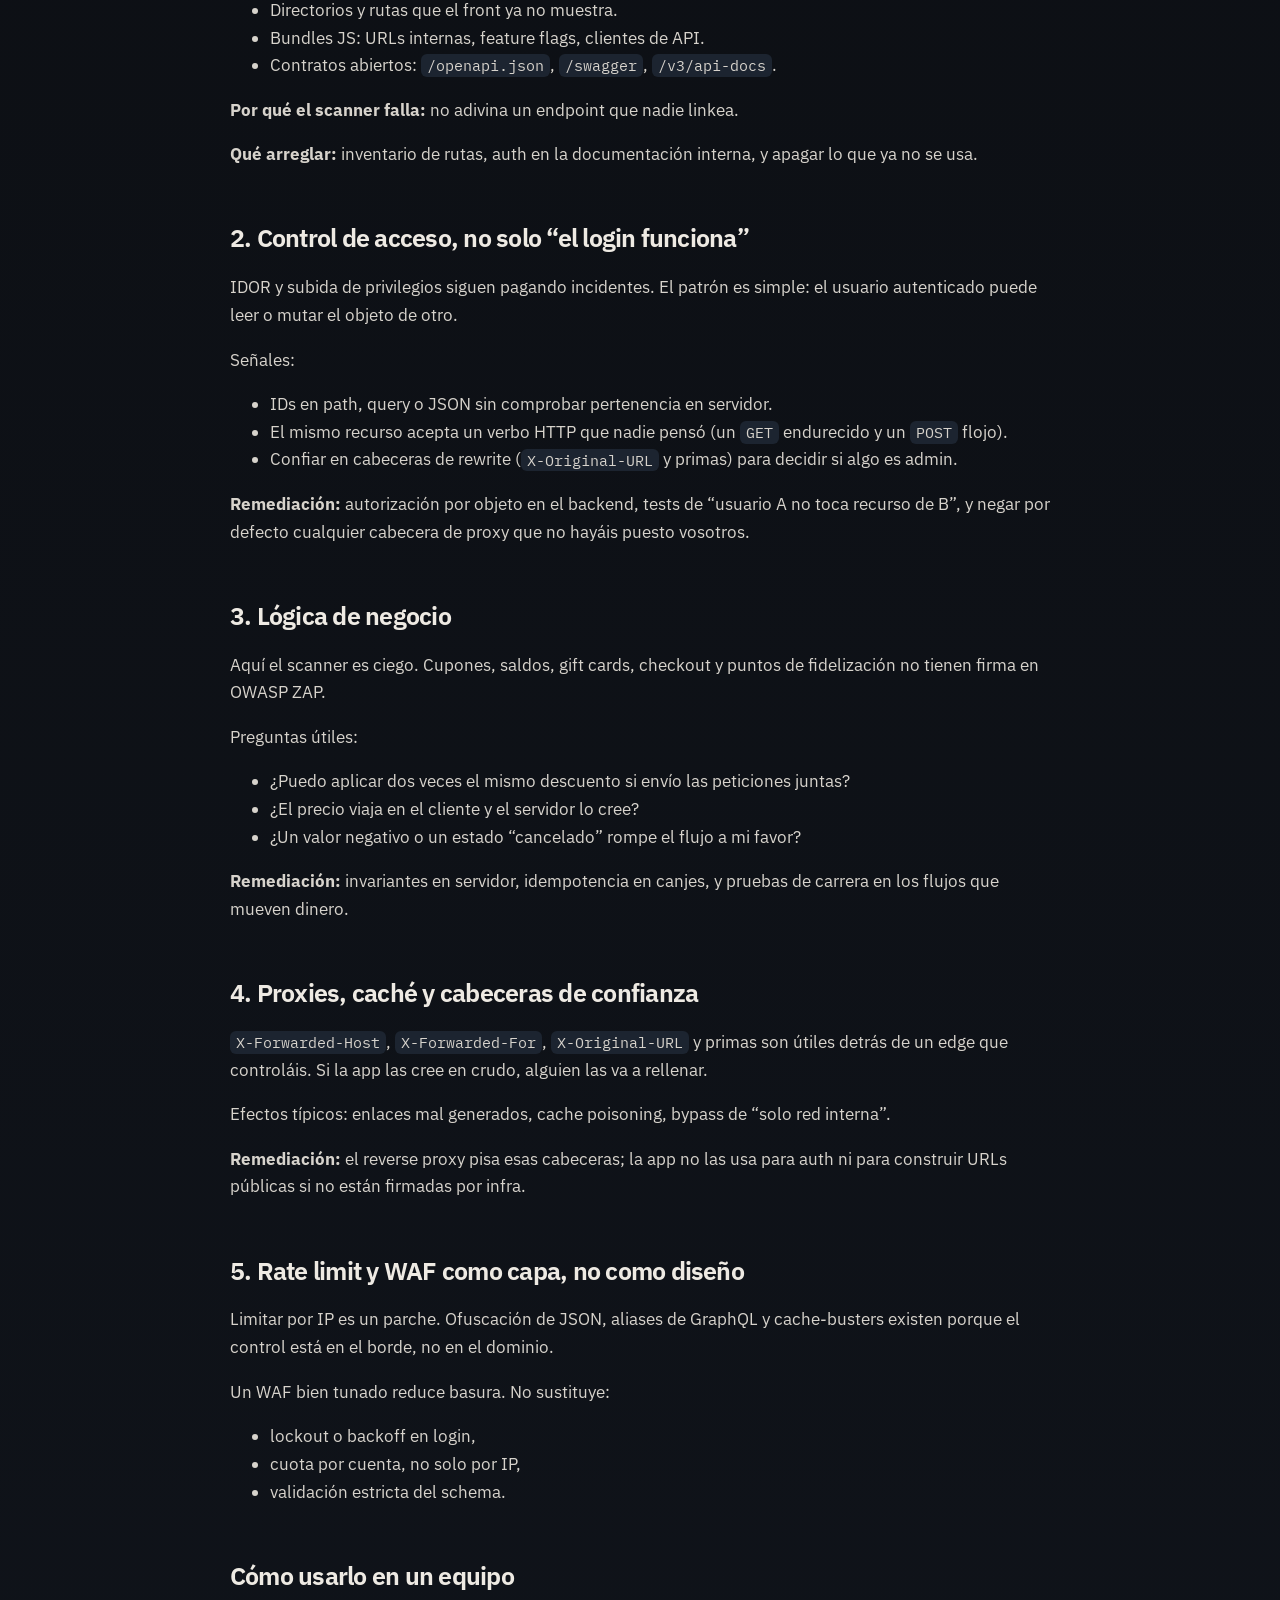
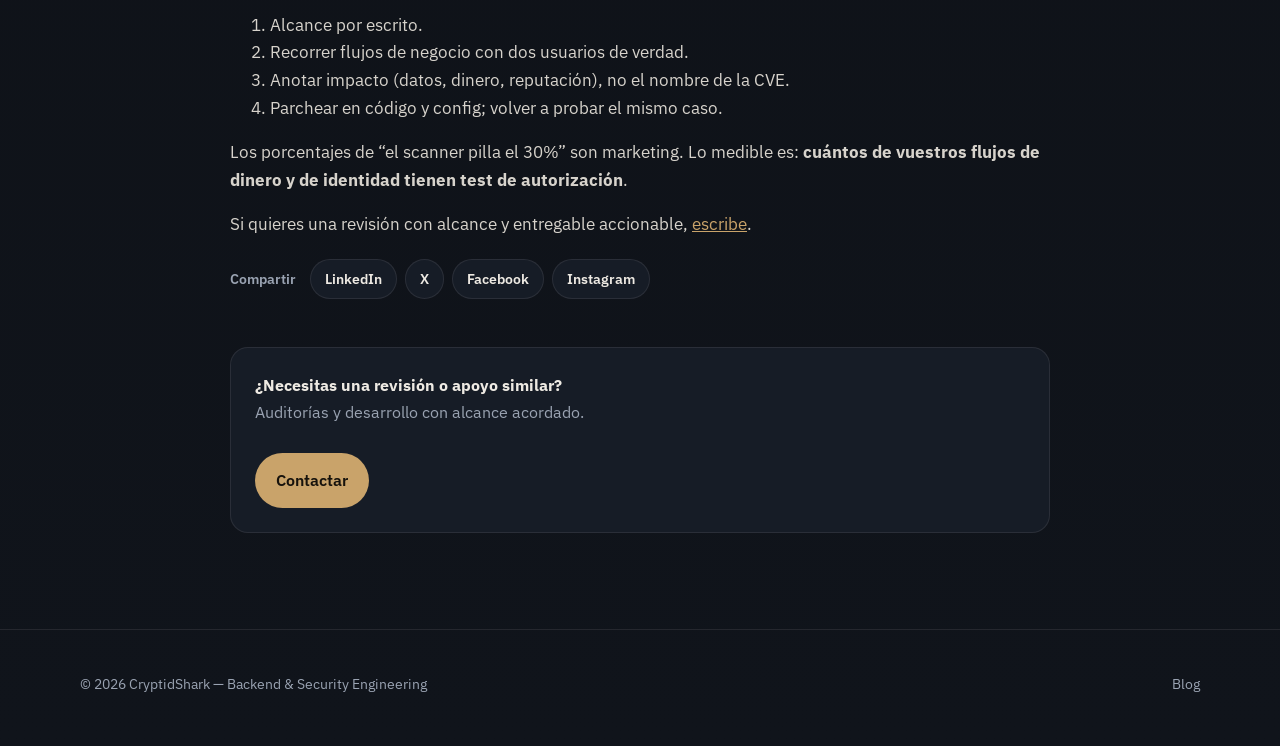
<file: blog/secure-django.html>
<!DOCTYPE html>
<html lang="es">
<head>
  <meta charset="UTF-8">
  <meta name="viewport" content="width=device-width, initial-scale=1.0">
  <title>Pentesting web avanzado: 5 pasos para fallos que el scanner no ve | CryptidShark</title>
  <meta name="description" content="Cómo priorizar acceso, lógica de negocio y configuración cuando el scan automático ya dijo que todo está limpio.">
  <meta name="author" content="Anthony Renzo A.">
  <meta name="theme-color" content="#0b0d11">
  <link rel="canonical" href="https://cyphershark.github.io/blog/secure-django.html">
  <meta property="og:site_name" content="CryptidShark">
  <meta property="og:locale" content="es_ES">
  <meta property="og:title" content="Pentesting web avanzado: 5 pasos para fallos que el scanner no ve">
  <meta property="og:description" content="Cómo priorizar acceso, lógica de negocio y configuración cuando el scan automático ya dijo que todo está limpio.">
  <meta property="og:type" content="article">
  <meta property="og:url" content="https://cyphershark.github.io/blog/secure-django.html">
  <meta property="og:image" content="https://cyphershark.github.io/blog/secure-django-og.png">
  <meta property="og:image:secure_url" content="https://cyphershark.github.io/blog/secure-django-og.png">
  <meta property="og:image:type" content="image/png">
  <meta property="og:image:width" content="1200">
  <meta property="og:image:height" content="630">
  <meta property="og:image:alt" content="Pentesting web avanzado: 5 pasos para fallos que el scanner no ve">
  <meta name="twitter:card" content="summary_large_image">
  <meta name="twitter:title" content="Pentesting web avanzado: 5 pasos para fallos que el scanner no ve">
  <meta name="twitter:description" content="Cómo priorizar acceso, lógica de negocio y configuración cuando el scan automático ya dijo que todo está limpio.">
  <meta name="twitter:image" content="https://cyphershark.github.io/blog/secure-django-og.png">
  <link rel="image_src" href="https://cyphershark.github.io/blog/secure-django-og.png">
  <link rel="icon" href="../assets/img/favicon.svg" type="image/svg+xml">
  <link rel="preconnect" href="https://fonts.googleapis.com">
  <link rel="preconnect" href="https://fonts.gstatic.com" crossorigin>
  <link href="https://fonts.googleapis.com/css2?family=IBM+Plex+Mono:wght@400;500&family=IBM+Plex+Sans:wght@400;500;600;700&family=IBM+Plex+Serif:ital,wght@0,500;0,600;1,400&display=swap" rel="stylesheet">
  <link rel="stylesheet" href="../assets/css/style.css">
</head>
<body>
  <a class="skip-link" href="#contenido">Saltar al contenido</a>
  <header class="navbar">
    <div class="navbar-inner">
      <a class="brand" href="../index.html">
        <img src="../assets/img/favicon.svg" alt="">
        CryptidShark
      </a>
      <input id="nav-toggle" class="nav-toggle" type="checkbox" aria-hidden="true" tabindex="-1">
      <label class="nav-burger" for="nav-toggle" aria-label="Abrir menú"><span></span></label>
      <nav aria-label="Principal">
        <a href="../index.html">Inicio</a>
        <a href="../about.html">Sobre mí</a>
        <a href="../portfolio.html">Portafolio</a>
        <a class="is-active" href="../blog.html" aria-current="page">Blog</a>
        <a href="../cv.html">CV</a>
        <a href="../contact.html">Contacto</a>
      </nav>
    </div>
  </header>

  <main id="contenido" class="article-shell">
    <a class="back-link" href="../blog.html">← Todos los artículos</a>
    <article>
      <p class="eyebrow">AppSec · Pentesting · OWASP</p>
      <h1>Pentesting web avanzado: 5 pasos para fallos que el scanner no ve</h1>
      <p class="article-meta"><time datetime="2026-04-01">1 de abril 2026</time> · 3 min de lectura</p>
      <img class="article-cover" src="secure-django-og.png" width="1200" height="630" alt="Pentesting web avanzado: 5 pasos para fallos que el scanner no ve">
      <div class="share"><p class="share-label">Compartir</p><ul class="share-list"><li><a class="share-btn" href="https://www.linkedin.com/sharing/share-offsite/?url=https%3A%2F%2Fcyphershark.github.io%2Fblog%2Fsecure-django.html" target="_blank" rel="noopener noreferrer">LinkedIn</a></li><li><a class="share-btn" href="https://x.com/intent/tweet?url=https%3A%2F%2Fcyphershark.github.io%2Fblog%2Fsecure-django.html&amp;text=Pentesting%20web%20avanzado%3A%205%20pasos%20para%20fallos%20que%20el%20scanner%20no%20ve" target="_blank" rel="noopener noreferrer">X</a></li><li><a class="share-btn" href="https://www.facebook.com/sharer/sharer.php?u=https%3A%2F%2Fcyphershark.github.io%2Fblog%2Fsecure-django.html" target="_blank" rel="noopener noreferrer">Facebook</a></li><li><button type="button" class="share-btn" data-copy="https://cyphershark.github.io/blog/secure-django.html" title="Instagram no admite vista previa de enlaces. Se copia la URL para pegarla en la app.">Instagram</button></li></ul></div>
      <nav class="toc" aria-label="Índice"><p>En esta página</p><div class="toc">
<ul>
<li><a href="#1-inventario-de-lo-que-el-html-no-ensena">1. Inventario de lo que el HTML no enseña</a></li>
<li><a href="#2-control-de-acceso-no-solo-el-login-funciona">2. Control de acceso, no solo “el login funciona”</a></li>
<li><a href="#3-logica-de-negocio">3. Lógica de negocio</a></li>
<li><a href="#4-proxies-cache-y-cabeceras-de-confianza">4. Proxies, caché y cabeceras de confianza</a></li>
<li><a href="#5-rate-limit-y-waf-como-capa-no-como-diseno">5. Rate limit y WAF como capa, no como diseño</a></li>
<li><a href="#como-usarlo-en-un-equipo">Cómo usarlo en un equipo</a></li>
</ul>
</div>
</nav>
      <div class="article-body">
        <p>Este texto es una guía de <strong>auditoría autorizada</strong>. Sirve para equipos que ya tienen alcance, entorno de pruebas y un dueño del riesgo. No es un recetario para atacar sistemas ajenos.</p>
<p>Los scanners (Burp Active Scan, Nessus, Nikto y similares) son buenos para ruido conocido: cabeceras flojas, software viejo, XSS obvio. Las pérdidas de dinero suelen estar en otro sitio: <strong>objetos mal protegidos, reglas de negocio rotas y proxies que confían de más</strong>.</p>
<p>Abajo va el orden en el que yo reviso una app web cuando el informe automático llegó “verde”.</p>
<h2 id="1-inventario-de-lo-que-el-html-no-ensena">1. Inventario de lo que el HTML no enseña</h2>
<p>Un crawler solo sigue enlaces. Lo peligroso a menudo vive en JS empaquetado, rutas legacy y docs de API olvidadas.</p>
<p>Qué revisar, con permiso y en el entorno acordado:</p>
<ul>
<li>Directorios y rutas que el front ya no muestra.</li>
<li>Bundles JS: URLs internas, feature flags, clientes de API.</li>
<li>Contratos abiertos: <code>/openapi.json</code>, <code>/swagger</code>, <code>/v3/api-docs</code>.</li>
</ul>
<p><strong>Por qué el scanner falla:</strong> no adivina un endpoint que nadie linkea.</p>
<p><strong>Qué arreglar:</strong> inventario de rutas, auth en la documentación interna, y apagar lo que ya no se usa.</p>
<h2 id="2-control-de-acceso-no-solo-el-login-funciona">2. Control de acceso, no solo “el login funciona”</h2>
<p>IDOR y subida de privilegios siguen pagando incidentes. El patrón es simple: el usuario autenticado puede leer o mutar el objeto de otro.</p>
<p>Señales:</p>
<ul>
<li>IDs en path, query o JSON sin comprobar pertenencia en servidor.</li>
<li>El mismo recurso acepta un verbo HTTP que nadie pensó (un <code>GET</code> endurecido y un <code>POST</code> flojo).</li>
<li>Confiar en cabeceras de rewrite (<code>X-Original-URL</code> y primas) para decidir si algo es admin.</li>
</ul>
<p><strong>Remediación:</strong> autorización por objeto en el backend, tests de “usuario A no toca recurso de B”, y negar por defecto cualquier cabecera de proxy que no hayáis puesto vosotros.</p>
<h2 id="3-logica-de-negocio">3. Lógica de negocio</h2>
<p>Aquí el scanner es ciego. Cupones, saldos, gift cards, checkout y puntos de fidelización no tienen firma en OWASP ZAP.</p>
<p>Preguntas útiles:</p>
<ul>
<li>¿Puedo aplicar dos veces el mismo descuento si envío las peticiones juntas?</li>
<li>¿El precio viaja en el cliente y el servidor lo cree?</li>
<li>¿Un valor negativo o un estado “cancelado” rompe el flujo a mi favor?</li>
</ul>
<p><strong>Remediación:</strong> invariantes en servidor, idempotencia en canjes, y pruebas de carrera en los flujos que mueven dinero.</p>
<h2 id="4-proxies-cache-y-cabeceras-de-confianza">4. Proxies, caché y cabeceras de confianza</h2>
<p><code>X-Forwarded-Host</code>, <code>X-Forwarded-For</code>, <code>X-Original-URL</code> y primas son útiles detrás de un edge que controláis. Si la app las cree en crudo, alguien las va a rellenar.</p>
<p>Efectos típicos: enlaces mal generados, cache poisoning, bypass de “solo red interna”.</p>
<p><strong>Remediación:</strong> el reverse proxy pisa esas cabeceras; la app no las usa para auth ni para construir URLs públicas si no están firmadas por infra.</p>
<h2 id="5-rate-limit-y-waf-como-capa-no-como-diseno">5. Rate limit y WAF como capa, no como diseño</h2>
<p>Limitar por IP es un parche. Ofuscación de JSON, aliases de GraphQL y cache-busters existen porque el control está en el borde, no en el dominio.</p>
<p>Un WAF bien tunado reduce basura. No sustituye:</p>
<ul>
<li>lockout o backoff en login,</li>
<li>cuota por cuenta, no solo por IP,</li>
<li>validación estricta del schema.</li>
</ul>
<h2 id="como-usarlo-en-un-equipo">Cómo usarlo en un equipo</h2>
<ol>
<li>Alcance por escrito.</li>
<li>Recorrer flujos de negocio con dos usuarios de verdad.</li>
<li>Anotar impacto (datos, dinero, reputación), no el nombre de la CVE.</li>
<li>Parchear en código y config; volver a probar el mismo caso.</li>
</ol>
<p>Los porcentajes de “el scanner pilla el 30%” son marketing. Lo medible es: <strong>cuántos de vuestros flujos de dinero y de identidad tienen test de autorización</strong>.</p>
<p>Si quieres una revisión con alcance y entregable accionable, <a href="../contact.html">escribe</a>.</p>
      </div>
      <div class="share"><p class="share-label">Compartir</p><ul class="share-list"><li><a class="share-btn" href="https://www.linkedin.com/sharing/share-offsite/?url=https%3A%2F%2Fcyphershark.github.io%2Fblog%2Fsecure-django.html" target="_blank" rel="noopener noreferrer">LinkedIn</a></li><li><a class="share-btn" href="https://x.com/intent/tweet?url=https%3A%2F%2Fcyphershark.github.io%2Fblog%2Fsecure-django.html&amp;text=Pentesting%20web%20avanzado%3A%205%20pasos%20para%20fallos%20que%20el%20scanner%20no%20ve" target="_blank" rel="noopener noreferrer">X</a></li><li><a class="share-btn" href="https://www.facebook.com/sharer/sharer.php?u=https%3A%2F%2Fcyphershark.github.io%2Fblog%2Fsecure-django.html" target="_blank" rel="noopener noreferrer">Facebook</a></li><li><button type="button" class="share-btn" data-copy="https://cyphershark.github.io/blog/secure-django.html" title="Instagram no admite vista previa de enlaces. Se copia la URL para pegarla en la app.">Instagram</button></li></ul></div>
    </article>
    <aside class="page-cta">
      <strong>¿Necesitas una revisión o apoyo similar?</strong>
      <p class="section-intro">Auditorías y desarrollo con alcance acordado.</p>
      <a class="btn primary" href="../contact.html">Contactar</a>
    </aside>
  </main>

  <footer class="footer">
    <div class="footer-inner">
      <p>© 2026 CryptidShark — Backend & Security Engineering</p>
      <p><a href="../blog.html">Blog</a></p>
    </div>
  </footer>
  <script src="../assets/js/share.js" defer></script>
</body>
</html>
</file>
<file: assets/css/style.css>
:root {
  --bg: #0b0d11;
  --bg-2: #10141b;
  --surface: #161c26;
  --surface-2: #1c2430;
  --text: #eeeae3;
  --muted: #9aa3b2;
  --accent: #c9a36a;
  --accent-2: #7eb8b0;
  --border: rgba(238, 234, 227, 0.09);
  --glow: rgba(201, 163, 106, 0.16);
  --shadow: 0 24px 60px rgba(0, 0, 0, 0.35);
  --radius: 18px;
  --wrap: 1120px;
  --font: "IBM Plex Sans", system-ui, sans-serif;
  --serif: "IBM Plex Serif", Georgia, serif;
  --mono: "IBM Plex Mono", ui-monospace, monospace;
}

*,
*::before,
*::after {
  box-sizing: border-box;
}

html {
  scroll-behavior: smooth;
  color-scheme: dark;
}

body {
  margin: 0;
  min-height: 100vh;
  font-family: var(--font);
  background:
    radial-gradient(1200px 500px at 12% -10%, rgba(201, 163, 106, 0.12), transparent 50%),
    radial-gradient(900px 480px at 100% 0%, rgba(126, 184, 176, 0.1), transparent 46%),
    linear-gradient(180deg, var(--bg) 0%, var(--bg-2) 100%);
  color: var(--text);
  line-height: 1.65;
}

img {
  max-width: 100%;
  display: block;
}

a {
  color: var(--accent-2);
}

a:hover {
  color: var(--accent);
}

:focus-visible {
  outline: 2px solid var(--accent);
  outline-offset: 3px;
}

.skip-link {
  position: absolute;
  left: 12px;
  top: -40px;
  z-index: 100;
  padding: 8px 12px;
  background: var(--accent);
  color: #111;
  font-weight: 600;
  text-decoration: none;
  border-radius: 8px;
}

.skip-link:focus {
  top: 12px;
}

.wrap {
  width: min(var(--wrap), calc(100% - 48px));
  margin: 0 auto;
}

.navbar {
  position: sticky;
  top: 0;
  z-index: 50;
  display: flex;
  justify-content: space-between;
  align-items: center;
  gap: 24px;
  flex-wrap: wrap;
  padding: 16px 0;
  border-bottom: 1px solid var(--border);
  background: rgba(11, 13, 17, 0.82);
  backdrop-filter: blur(16px);
}

.navbar .wrap,
.navbar-inner {
  display: flex;
  justify-content: space-between;
  align-items: center;
  gap: 24px;
  flex-wrap: wrap;
  width: min(var(--wrap), calc(100% - 48px));
  margin: 0 auto;
}

.brand {
  display: inline-flex;
  align-items: center;
  gap: 10px;
  color: var(--text);
  text-decoration: none;
  font-weight: 700;
  letter-spacing: 0.01em;
}

.brand img {
  width: 28px;
  height: 28px;
}

.nav-toggle {
  position: absolute;
  width: 1px;
  height: 1px;
  overflow: hidden;
  clip: rect(0, 0, 0, 0);
}

.nav-burger {
  display: none;
  width: 44px;
  height: 44px;
  border: 1px solid var(--border);
  border-radius: 12px;
  align-items: center;
  justify-content: center;
  cursor: pointer;
  background: var(--surface);
}

.nav-burger span {
  display: block;
  width: 18px;
  height: 2px;
  background: var(--text);
  box-shadow: 0 -6px 0 var(--text), 0 6px 0 var(--text);
}

.navbar nav {
  display: flex;
  flex-wrap: wrap;
  gap: 8px 18px;
}

.navbar nav a {
  color: var(--muted);
  text-decoration: none;
  font-size: 0.94rem;
  font-weight: 500;
}

.navbar nav a:hover,
.navbar nav a.is-active {
  color: var(--text);
}

.navbar nav a.is-active {
  box-shadow: inset 0 -2px 0 var(--accent);
}

.hero,
.section {
  padding: 72px 0;
}

.hero {
  padding-top: 88px;
}

.eyebrow {
  margin: 0 0 12px;
  color: var(--accent);
  font-weight: 600;
  letter-spacing: 0.12em;
  text-transform: uppercase;
  font-size: 0.78rem;
}

h1,
h2,
h3 {
  line-height: 1.15;
  letter-spacing: -0.03em;
  font-weight: 650;
}

.hero h1 {
  max-width: 18ch;
  margin: 0 0 20px;
  font-size: clamp(2.2rem, 5vw, 3.6rem);
}

.subtitle,
.lede {
  max-width: 62ch;
  color: var(--muted);
  font-size: 1.08rem;
}

.cta-group {
  display: flex;
  flex-wrap: wrap;
  gap: 12px;
  margin-top: 32px;
}

.btn {
  display: inline-flex;
  align-items: center;
  justify-content: center;
  padding: 13px 20px;
  border-radius: 999px;
  text-decoration: none;
  font-weight: 600;
  border: 1px solid transparent;
  transition: transform 0.2s ease, background 0.2s ease, border-color 0.2s ease;
}

.btn:hover {
  transform: translateY(-1px);
  color: inherit;
}

.btn.primary {
  background: var(--accent);
  color: #16120c;
}

.btn.secondary {
  border-color: var(--border);
  color: var(--text);
  background: rgba(255, 255, 255, 0.03);
}

.section h2 {
  margin: 0 0 8px;
  font-size: 1.7rem;
}

.section-intro {
  color: var(--muted);
  margin: 0 0 28px;
  max-width: 62ch;
}

.grid {
  display: grid;
  grid-template-columns: repeat(auto-fit, minmax(230px, 1fr));
  gap: 16px;
}

.card {
  background: linear-gradient(180deg, rgba(255, 255, 255, 0.03), transparent 40%), var(--surface);
  border: 1px solid var(--border);
  padding: 22px;
  border-radius: var(--radius);
  box-shadow: var(--shadow);
}

.card strong {
  display: block;
  margin-bottom: 8px;
  font-size: 1.02rem;
}

.card p {
  margin: 0;
  color: var(--muted);
}

a.card,
a.post-card {
  color: inherit;
  text-decoration: none;
  display: block;
  transition: border-color 0.2s ease, transform 0.2s ease;
}

a.card:hover,
a.post-card:hover {
  border-color: rgba(201, 163, 106, 0.45);
  transform: translateY(-3px);
  color: inherit;
}

.post-list {
  display: grid;
  gap: 16px;
}

.post-card {
  background: var(--surface);
  border: 1px solid var(--border);
  border-radius: var(--radius);
  padding: 24px;
}

.post-card-cover,
.article-cover {
  display: block;
  width: 100%;
  height: auto;
  aspect-ratio: 1200 / 630;
  object-fit: cover;
  border-radius: 14px;
  border: 1px solid var(--border);
  background: var(--surface-2);
}

.post-card-cover {
  margin-bottom: 16px;
}

.article-cover {
  margin: 8px 0 28px;
}

.post-card--featured {
  background:
    radial-gradient(600px 180px at 100% 0%, var(--glow), transparent 50%),
    var(--surface);
}

.post-card-meta {
  display: flex;
  flex-wrap: wrap;
  gap: 10px 16px;
  color: var(--muted);
  font-size: 0.88rem;
  margin-bottom: 10px;
}

.post-card h3 {
  margin: 0 0 10px;
  font-size: 1.35rem;
}

.post-card .excerpt {
  color: var(--muted);
  margin: 0 0 14px;
}

.chips {
  display: flex;
  flex-wrap: wrap;
  gap: 8px;
  padding: 0;
  margin: 0;
  list-style: none;
}

.chips li,
.chip {
  border: 1px solid var(--border);
  border-radius: 999px;
  padding: 4px 10px;
  font-size: 0.78rem;
  color: var(--accent-2);
}

.contact-grid,
.split {
  display: grid;
  grid-template-columns: 1.2fr 0.8fr;
  gap: 20px;
}

.timeline {
  display: grid;
  gap: 16px;
}

.timeline article {
  padding-left: 18px;
  border-left: 2px solid rgba(201, 163, 106, 0.35);
}

.article-shell {
  width: min(820px, calc(100% - 48px));
  margin: 0 auto;
  padding: 48px 0 96px;
}

.article-shell h1 {
  font-family: var(--serif);
  font-size: clamp(2rem, 4vw, 2.8rem);
  margin: 8px 0 16px;
}

.article-meta {
  color: var(--muted);
  margin-bottom: 28px;
}

.article-body {
  font-size: 1.05rem;
}

.article-body h2,
.article-body h3 {
  margin-top: 2.2em;
}

.article-body p,
.article-body li {
  color: #d7d3cc;
}

.article-body pre {
  background: #08090c;
  border: 1px solid var(--border);
  padding: 16px;
  overflow-x: auto;
  border-radius: 12px;
  font-family: var(--mono);
  font-size: 0.9rem;
}

.article-body :not(pre) > code {
  font-family: var(--mono);
  font-size: 0.9em;
  background: var(--surface-2);
  padding: 0.12em 0.4em;
  border-radius: 6px;
}

.article-body a {
  color: var(--accent);
}

.toc {
  background: var(--surface);
  border: 1px solid var(--border);
  border-radius: 14px;
  padding: 16px 18px;
  margin: 0 0 32px;
}

.toc p {
  margin: 0 0 8px;
  font-weight: 600;
}

.toc .toc {
  background: none;
  border: 0;
  padding: 0;
  margin: 0;
}

.back-link {
  display: inline-block;
  margin-bottom: 24px;
  color: var(--muted);
  text-decoration: none;
}

.page-cta {
  margin-top: 48px;
  padding: 24px;
  border: 1px solid var(--border);
  border-radius: var(--radius);
  background: var(--surface);
}

.share {
  display: flex;
  flex-wrap: wrap;
  align-items: center;
  gap: 10px 14px;
  margin: 20px 0 28px;
}

.share-label {
  margin: 0;
  color: var(--muted);
  font-size: 0.88rem;
  font-weight: 600;
}

.share-list {
  display: flex;
  flex-wrap: wrap;
  gap: 8px;
  list-style: none;
  margin: 0;
  padding: 0;
}

.share-btn {
  display: inline-flex;
  align-items: center;
  justify-content: center;
  padding: 8px 14px;
  border-radius: 999px;
  border: 1px solid var(--border);
  background: var(--surface);
  color: var(--text);
  text-decoration: none;
  font: inherit;
  font-size: 0.85rem;
  font-weight: 600;
  cursor: pointer;
}

.share-btn:hover {
  border-color: rgba(201, 163, 106, 0.45);
  color: var(--text);
}

.footer {
  border-top: 1px solid var(--border);
  padding: 28px 0 36px;
  color: var(--muted);
  font-size: 0.9rem;
}

.footer-inner {
  display: flex;
  justify-content: space-between;
  gap: 16px;
  flex-wrap: wrap;
  width: min(var(--wrap), calc(100% - 48px));
  margin: 0 auto;
}

.footer a {
  color: var(--muted);
  text-decoration: none;
}

.footer a:hover {
  color: var(--accent);
}

.note {
  font-size: 0.92rem;
  color: var(--muted);
  border-left: 3px solid var(--accent);
  padding-left: 14px;
}

.creds {
  display: grid;
  gap: 12px;
}

.cred {
  display: grid;
  grid-template-columns: 1fr auto;
  gap: 4px 16px;
  align-items: baseline;
  padding: 16px 18px;
  border: 1px solid var(--border);
  border-radius: 14px;
  background: var(--surface);
}

.cred strong {
  display: block;
}

.cred .issuer {
  color: var(--muted);
  font-size: 0.92rem;
}

.cred time {
  color: var(--accent-2);
  font-size: 0.85rem;
  white-space: nowrap;
}

@media (max-width: 640px) {
  .cred {
    grid-template-columns: 1fr;
  }
}

@media (max-width: 860px) {
  .nav-burger {
    display: inline-flex;
  }

  .navbar nav {
    display: none;
    width: 100%;
    flex-direction: column;
    padding-bottom: 12px;
  }

  .nav-toggle:checked ~ nav {
    display: flex;
  }

  .hero,
  .section {
    padding: 48px 0;
  }

  .contact-grid,
  .split {
    grid-template-columns: 1fr;
  }

  .btn {
    width: 100%;
  }
}

@media (prefers-reduced-motion: reduce) {
  html {
    scroll-behavior: auto;
  }

  .btn,
  a.card,
  a.post-card {
    transition: none;
  }
}

@media print {
  .navbar,
  .footer,
  .nav-burger,
  .skip-link {
    display: none;
  }

  body {
    background: #fff;
    color: #111;
  }
}
</file>
